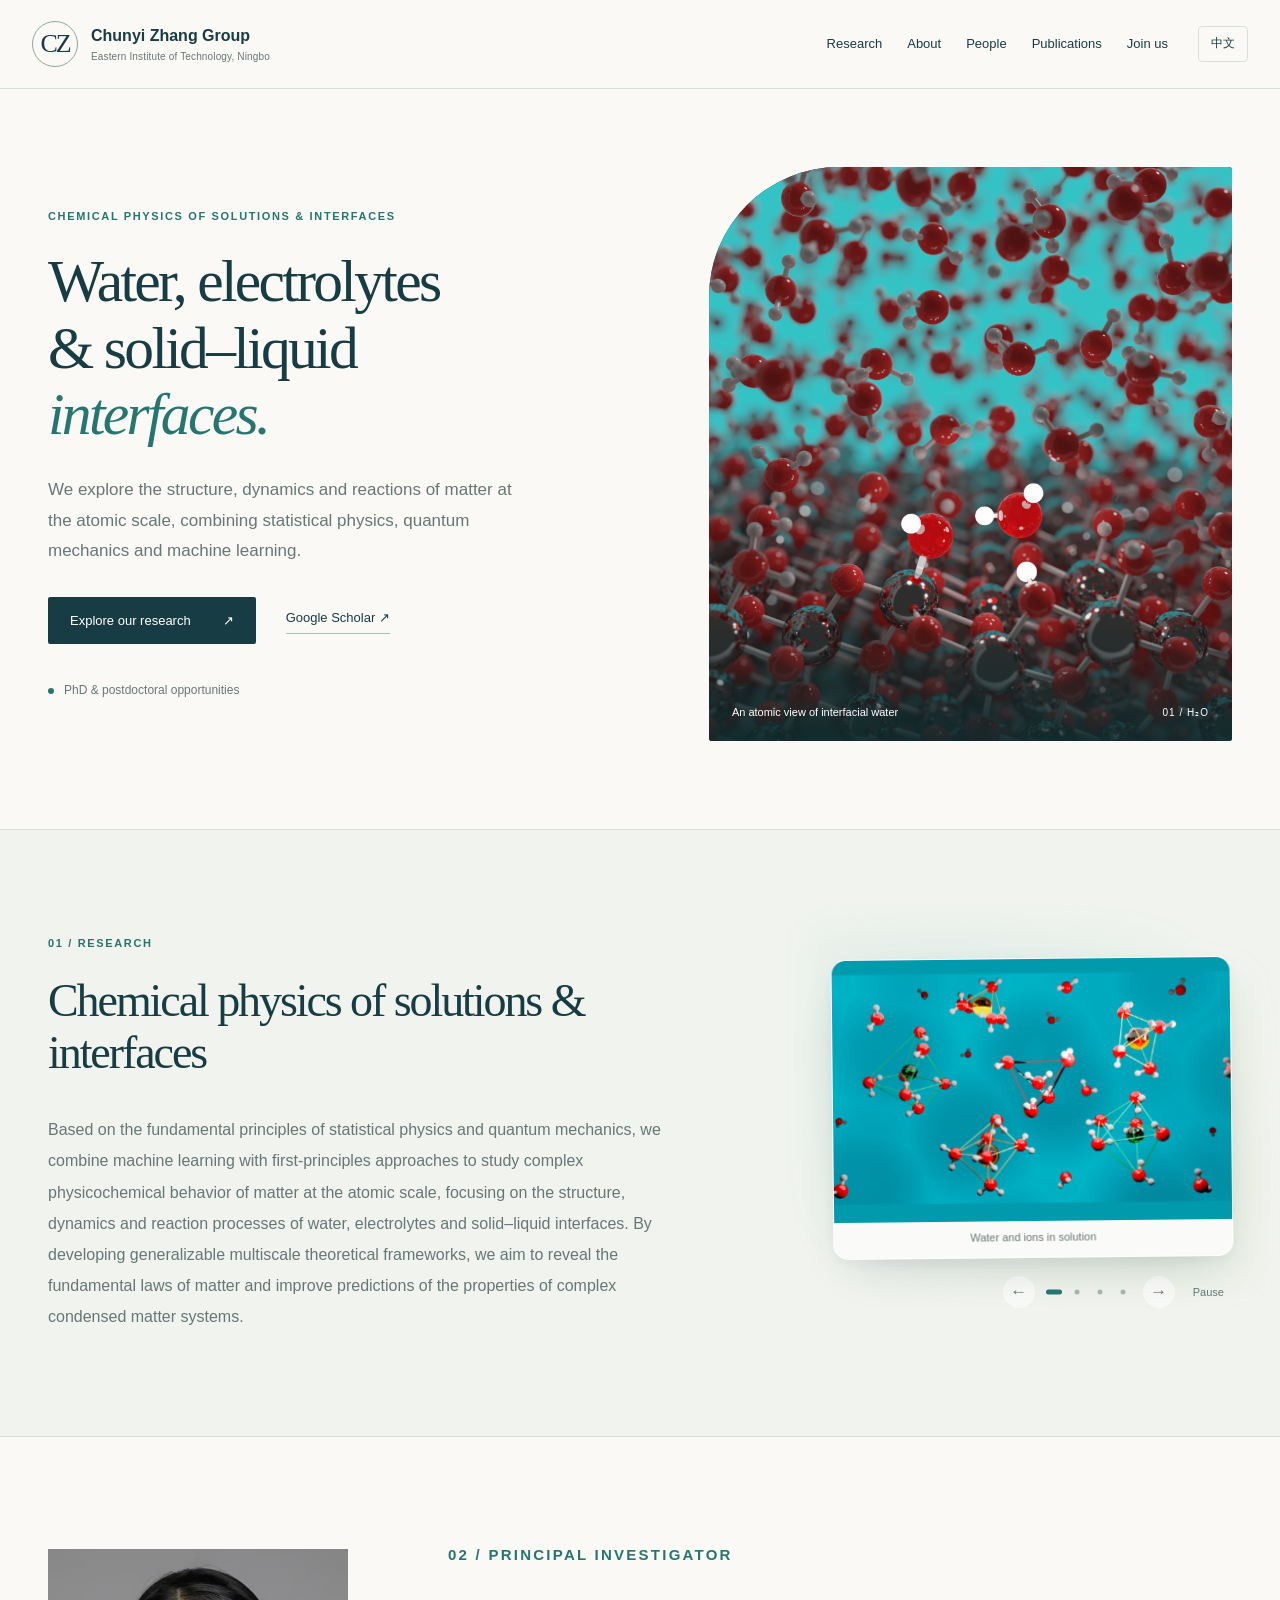
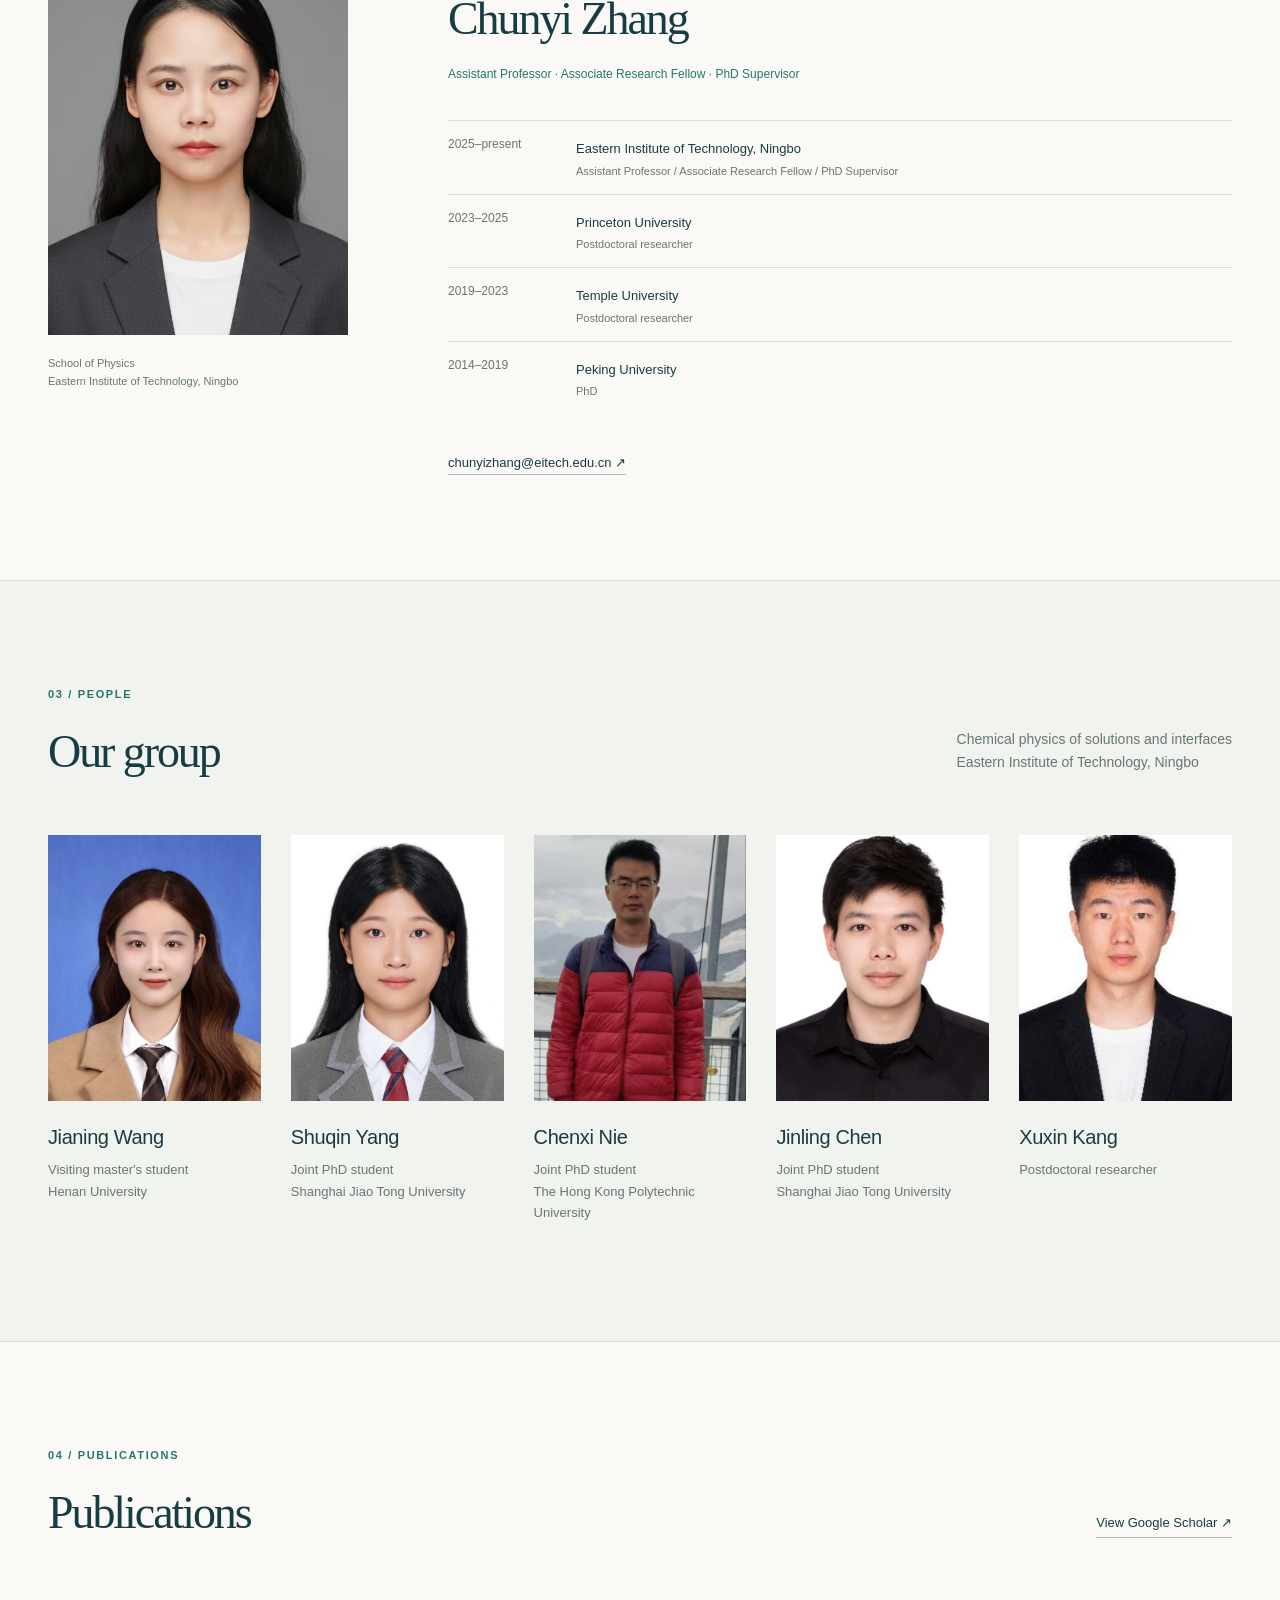
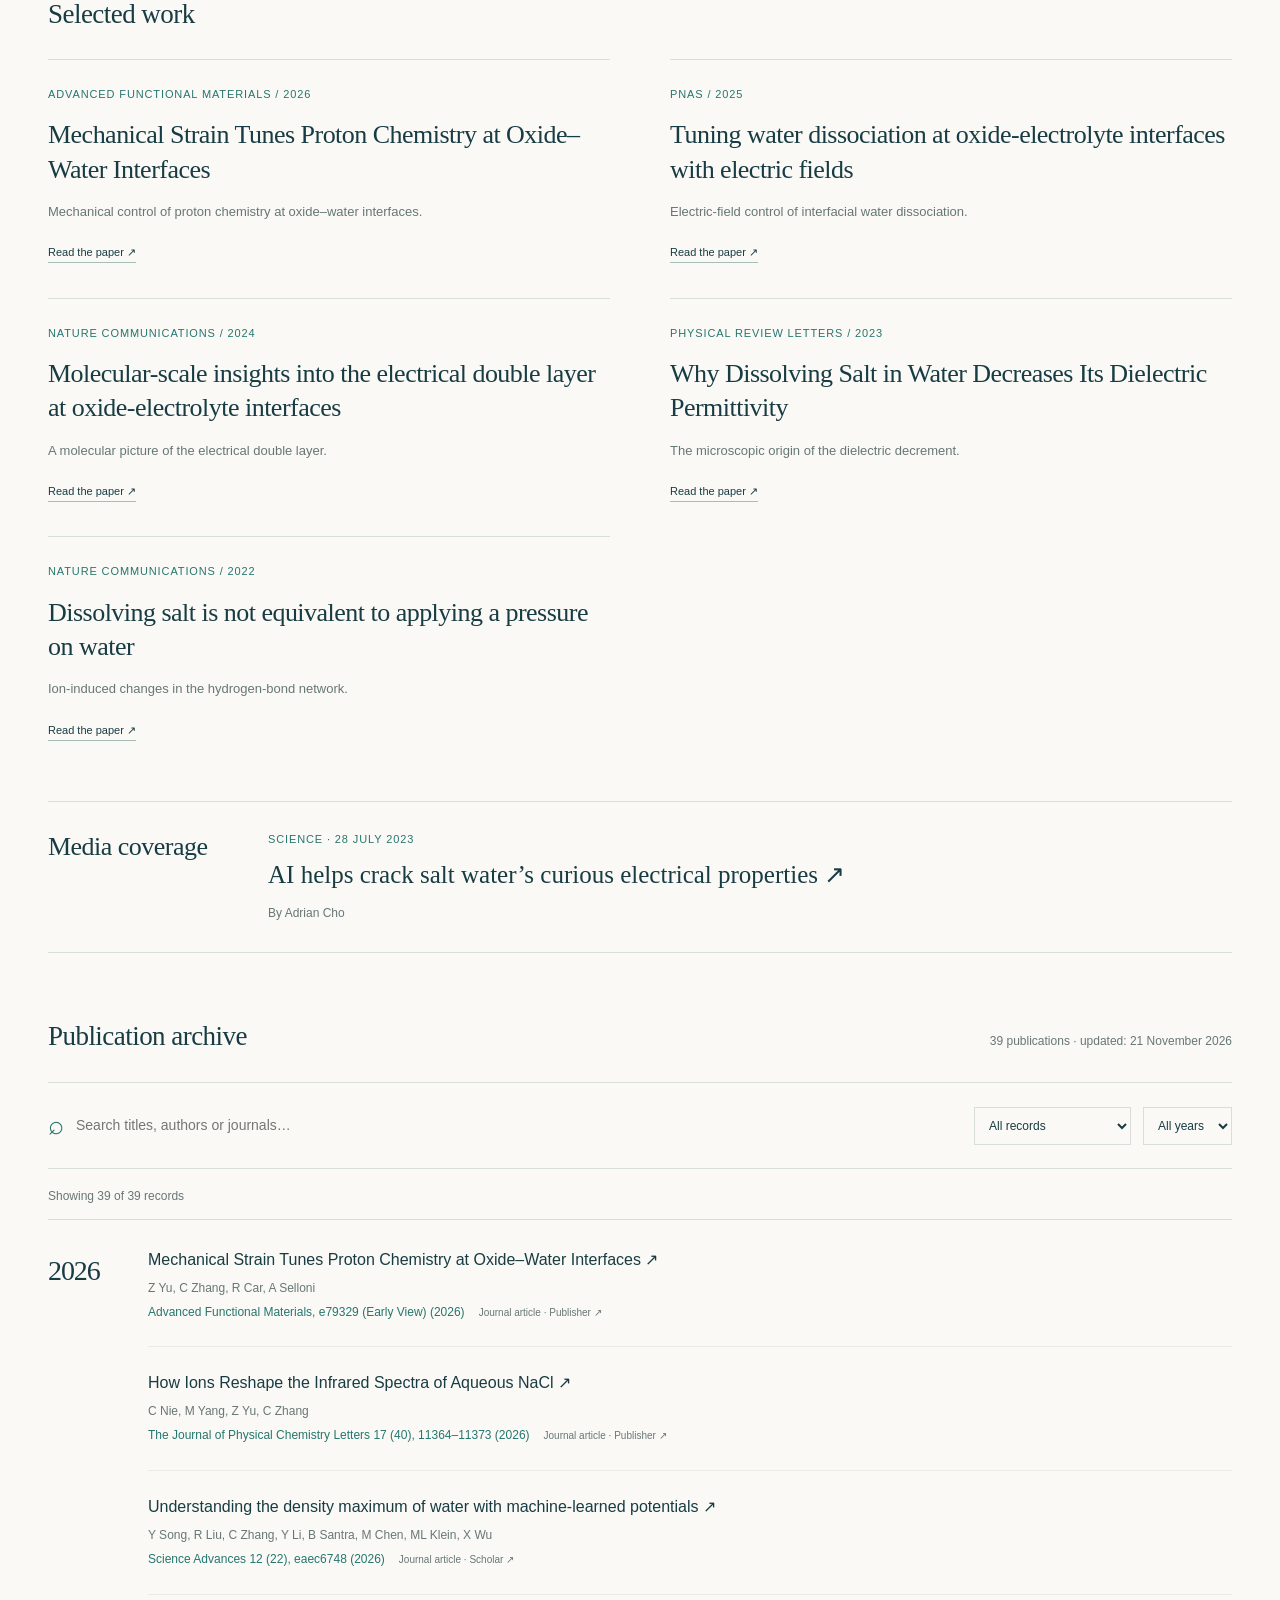
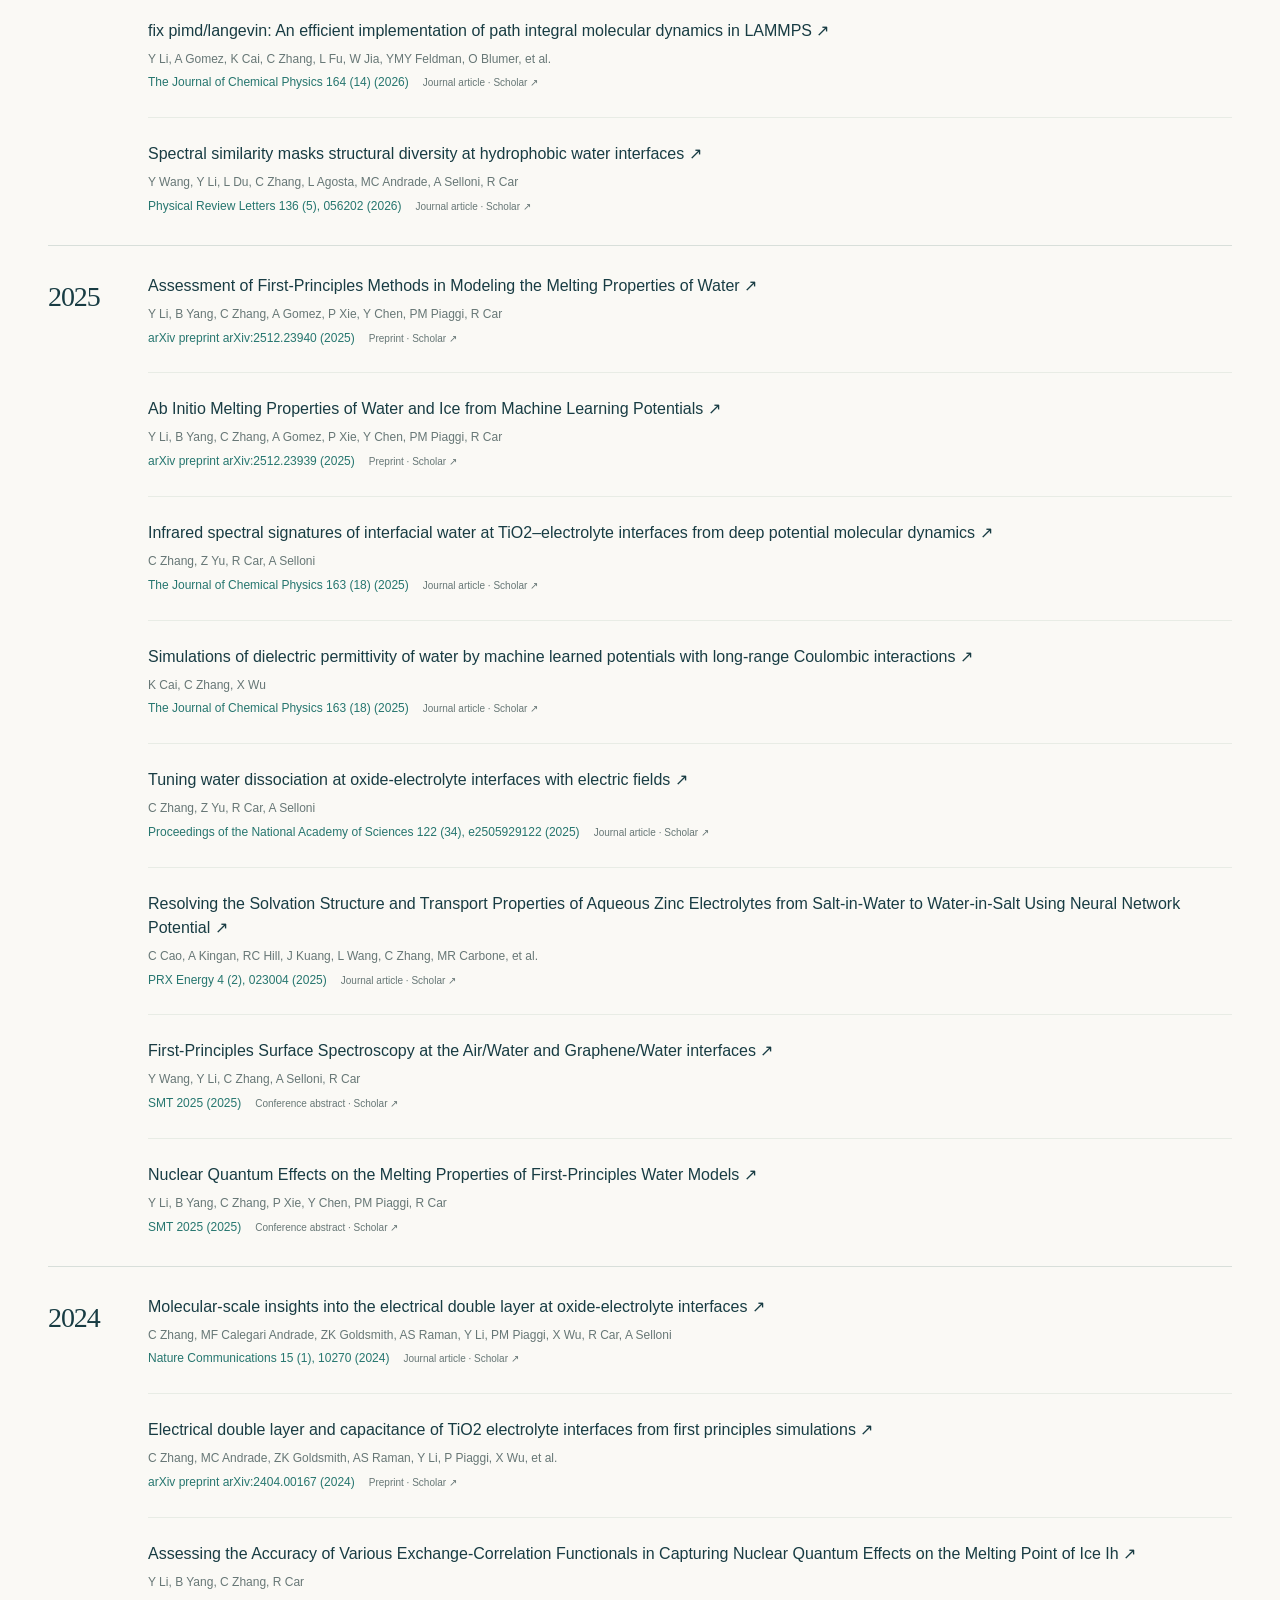
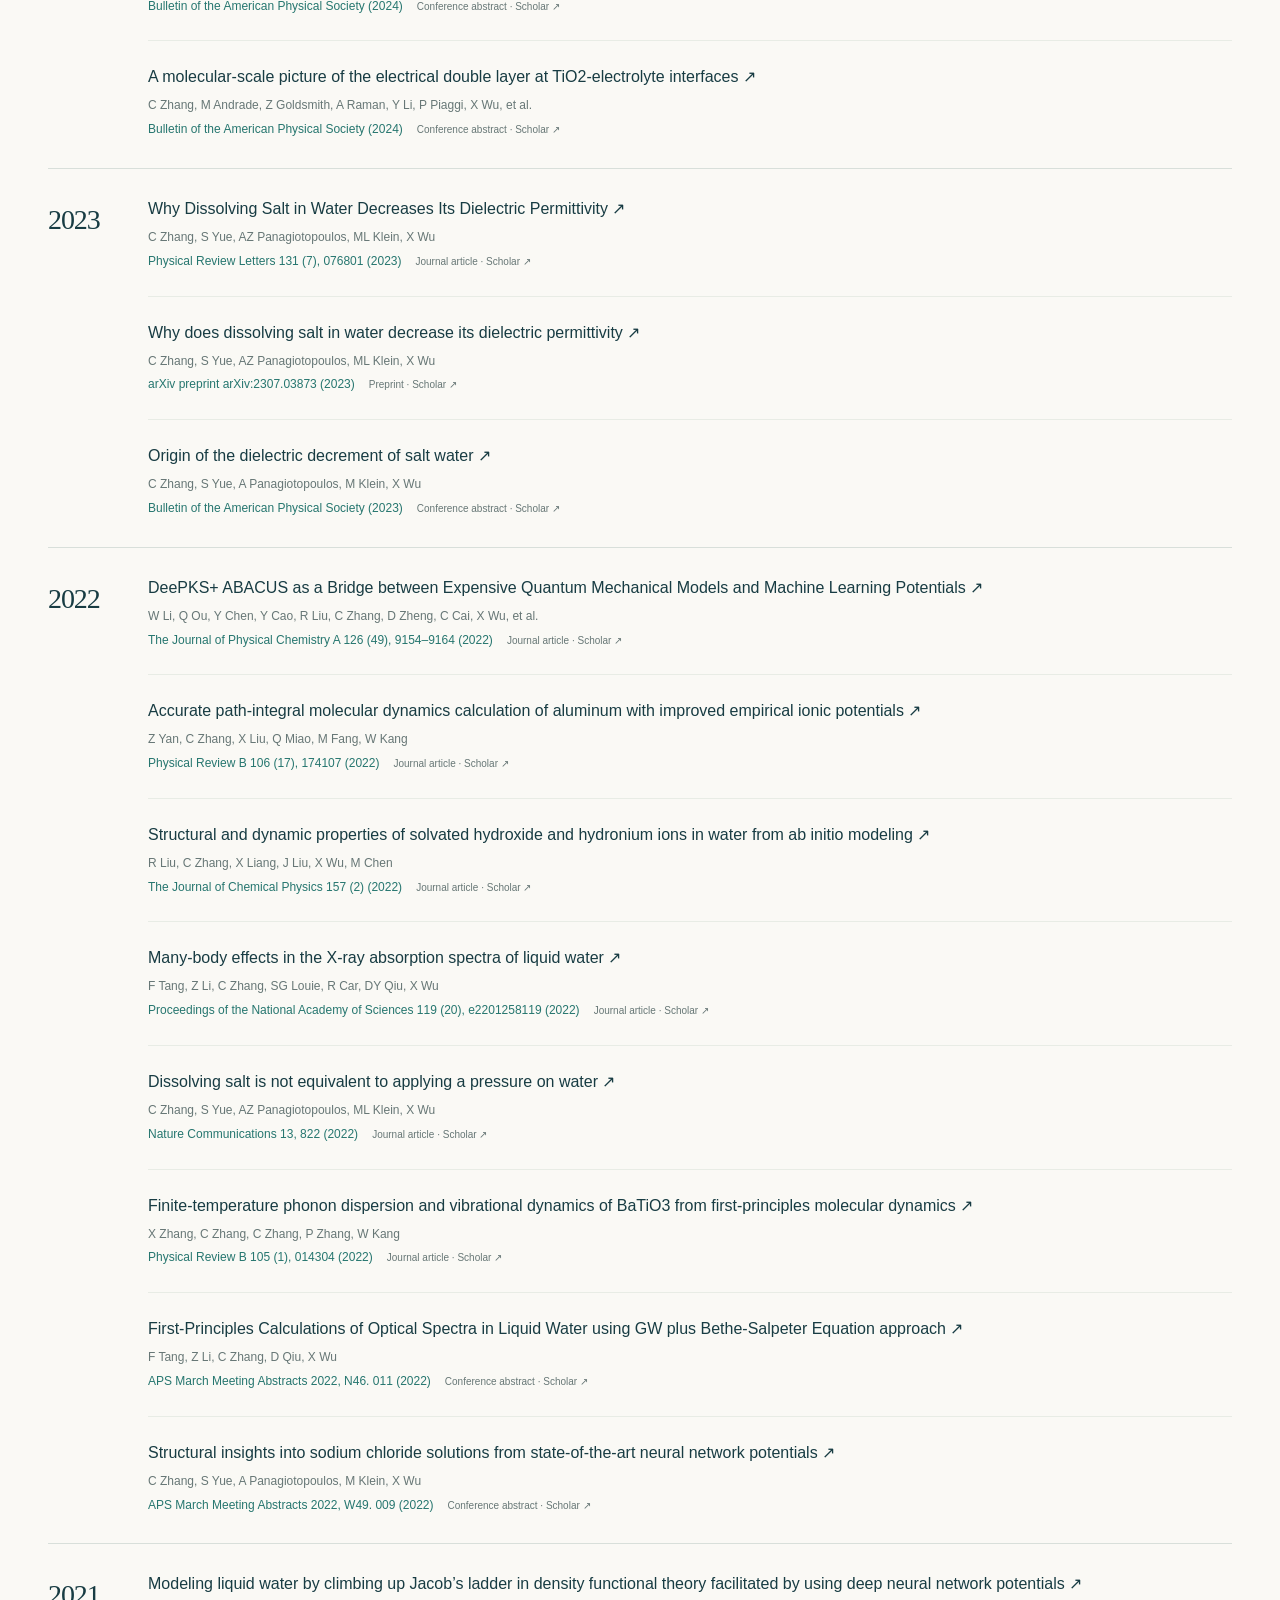
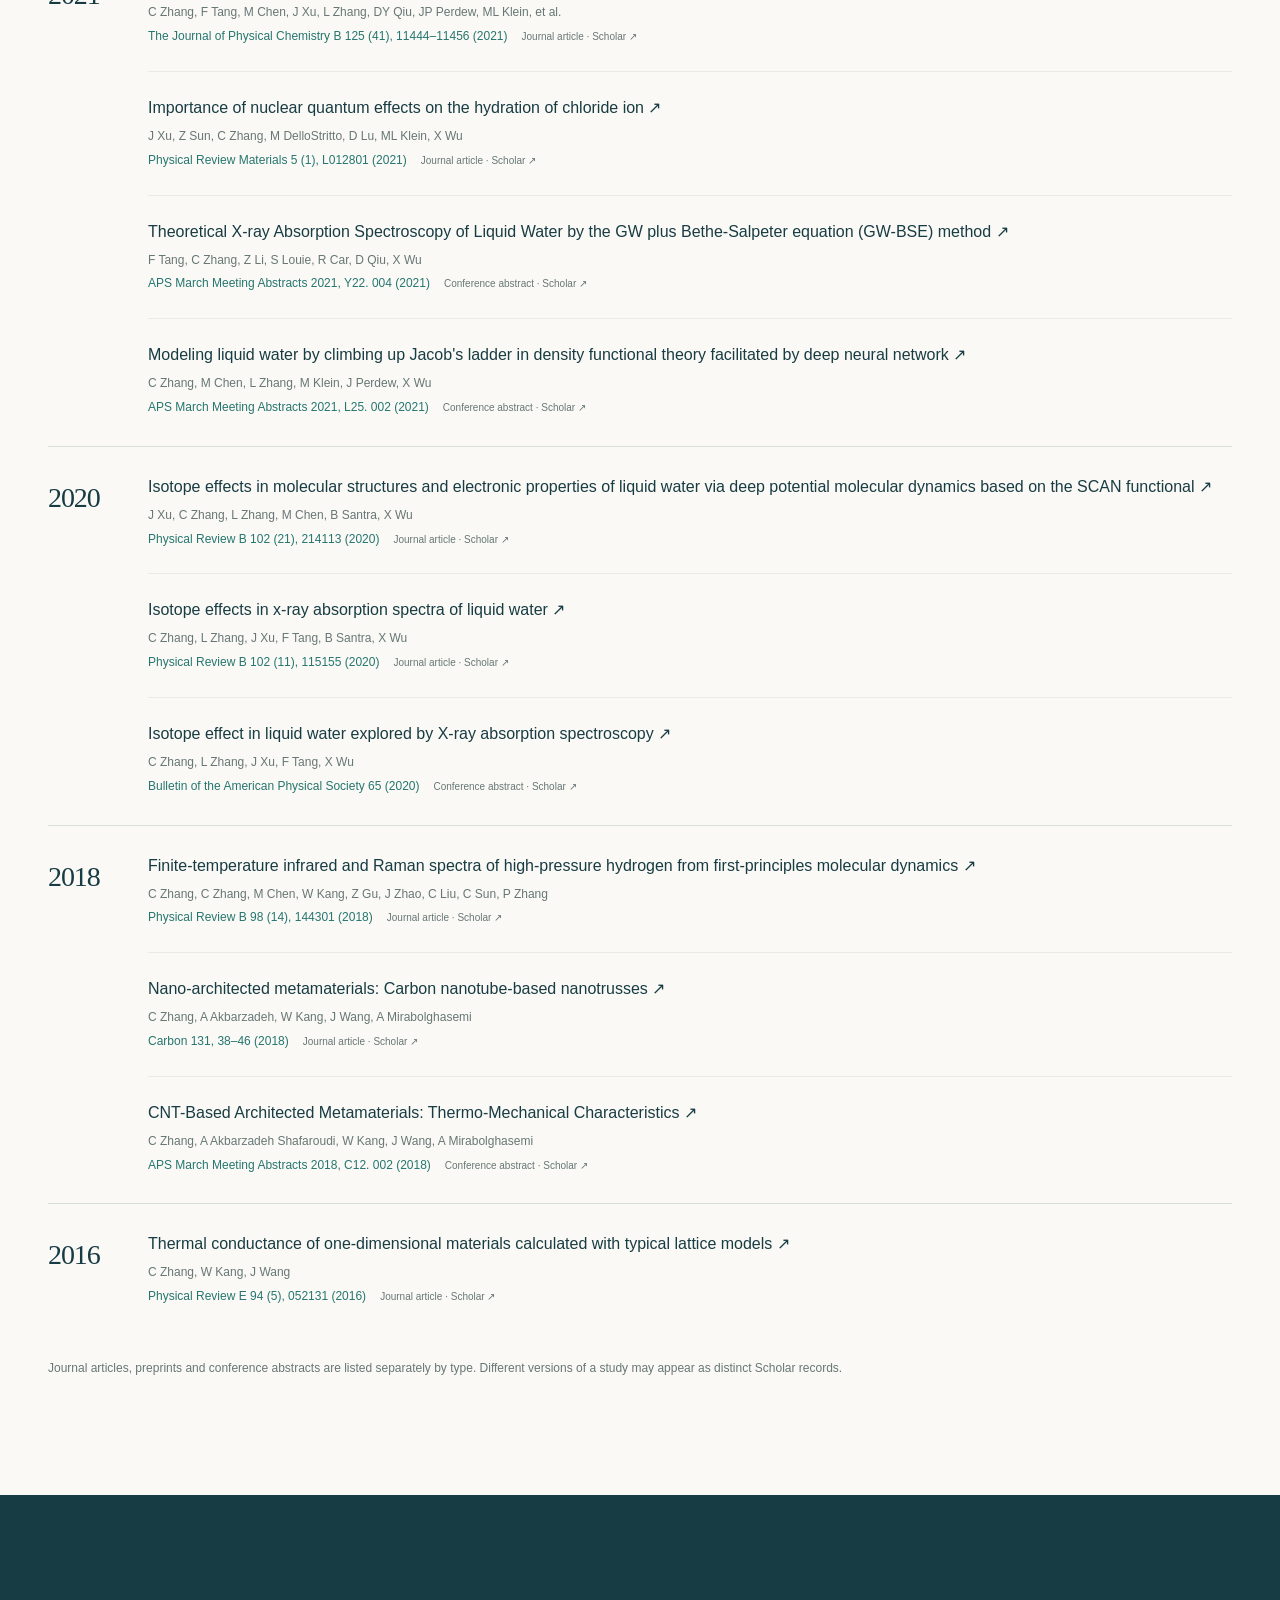
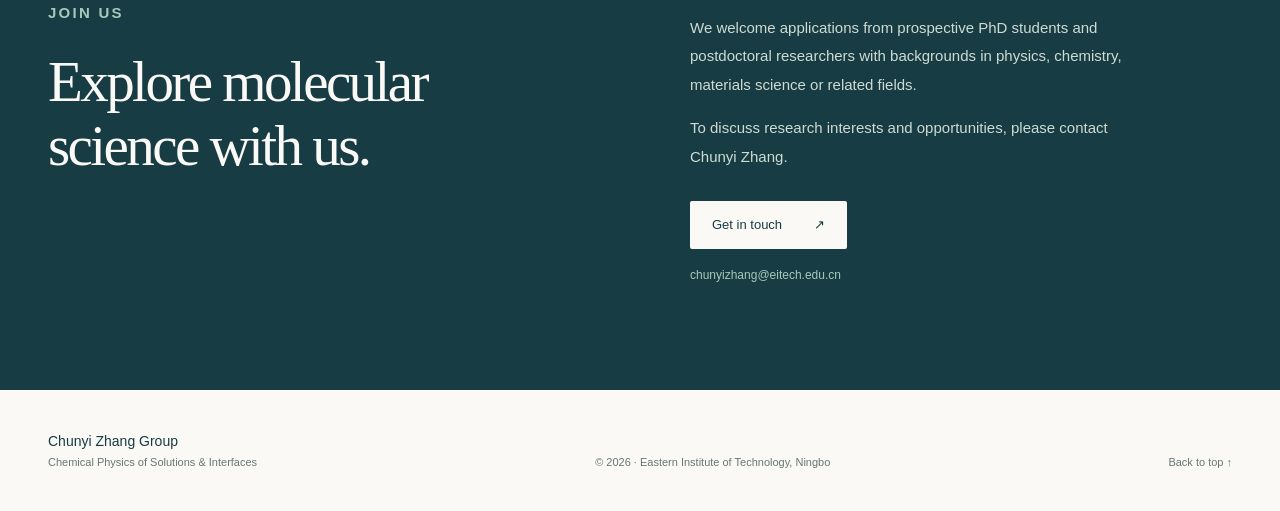
<file: index.html>
<!doctype html>
<html lang="en">
<head>
  <meta charset="utf-8">
  <meta name="viewport" content="width=device-width, initial-scale=1">
  <meta name="description" content="Chunyi Zhang, Eastern Institute of Technology, Ningbo. Chemical physics of water, electrolytes and solid–liquid interfaces through first-principles simulations and machine learning.">
  <meta name="theme-color" content="#183c43">
  <meta property="og:title" content="Chunyi Zhang Group · Chemical Physics of Solutions & Interfaces">
  <meta property="og:description" content="Chemical physics of solutions and interfaces">
  <title>Chunyi Zhang Group · Chemical Physics of Solutions & Interfaces</title>
  <link rel="icon" href="assets/favicon.svg" type="image/svg+xml">
  <link rel="stylesheet" href="styles.css?v=796ec1f5be">
  <script src="app.js?v=895494974f" defer></script>
</head>
<body>
<a class="skip-link" href="#main"><span data-lang="en">Skip to content</span><span data-lang="zh">跳转到正文</span></a>
<header class="site-header">
  <div class="header-inner">
    <a class="brand" href="#home"><span class="brand-mark" aria-hidden="true">CZ</span><span><strong><span data-lang="en">Chunyi Zhang Group</span><span data-lang="zh">张春一课题组</span></strong><small><span data-lang="en">Eastern Institute of Technology, Ningbo</span><span data-lang="zh">宁波东方理工大学</span></small></span></a>
    <nav aria-label="Main navigation" data-en-label="Main navigation" data-zh-label="主导航">
      <a href="#research"><span data-lang="en">Research</span><span data-lang="zh">研究方向</span></a>
      <a href="#about"><span data-lang="en">About</span><span data-lang="zh">导师简介</span></a>
      <a href="#people"><span data-lang="en">People</span><span data-lang="zh">团队成员</span></a>
      <a href="#publications"><span data-lang="en">Publications</span><span data-lang="zh">论文列表</span></a>
      <a href="#join"><span data-lang="en">Join us</span><span data-lang="zh">加入我们</span></a>
    </nav>
    <button class="language-button" id="language-toggle" type="button" aria-label="切换到中文" hidden>中文</button>
  </div>
</header>
<main id="main">
  <section class="hero wrap" id="home">
    <div class="hero-copy">
      <p class="eyebrow"><span data-lang="en">Chemical physics of solutions & interfaces</span><span data-lang="zh">溶液与界面化学物理</span></p>
      <h1><span data-lang="en">Water, electrolytes<br>& solid–liquid<br><em>interfaces.</em></span><span data-lang="zh">水、电解质<br>与<em>固液界面</em></span></h1>
      <p class="hero-description"><span data-lang="en">We explore the structure, dynamics and reactions of matter at the atomic scale, combining statistical physics, quantum mechanics and machine learning.</span><span data-lang="zh">结合统计物理、量子力学与机器学习，从第一性原理出发，探索原子尺度下物质的结构、动力学与化学反应。</span></p>
      <div class="hero-links"><a class="primary-link" href="#research"><span data-lang="en">Explore our research</span><span data-lang="zh">了解研究方向</span><span aria-hidden="true">↗</span></a><a class="text-link" href="https://scholar.google.com/citations?hl=en&user=Kq_sijoAAAAJ&view_op=list_works&sortby=pubdate" target="_blank" rel="noopener noreferrer">Google Scholar <span aria-hidden="true">↗</span></a></div>
      <div class="hero-note"><span class="availability-dot" aria-hidden="true"></span><a href="#join"><span data-lang="en">PhD & postdoctoral opportunities</span><span data-lang="zh">欢迎申请博士生与博士后岗位</span></a></div>
    </div>
    <figure class="hero-visual"><img src="assets/interface-structure.webp" alt="Molecular illustration of water at a solid–liquid interface from the group’s research poster" data-en-alt="Molecular illustration of water at a solid–liquid interface from the group’s research poster" data-zh-alt="课题组海报中的固液界面水分子示意图" width="1632" height="2112" fetchpriority="high"><figcaption><span data-lang="en">An atomic view of interfacial water</span><span data-lang="zh">从原子尺度观察界面水</span><span aria-hidden="true">01 / H₂O</span></figcaption></figure>
  </section>

  <section class="research-section section" id="research">
    <div class="wrap">
      <div class="section-heading"><div><p class="eyebrow">01 / <span data-lang="en">Research</span><span data-lang="zh">研究方向</span></p><h2><span data-lang="en">Chemical physics of solutions & interfaces</span><span data-lang="zh">溶液与界面化学物理</span></h2></div></div>
      <div class="research-overview">
        <div class="research-overview-copy">
          <p><span data-lang="en">Based on the fundamental principles of statistical physics and quantum mechanics, we combine machine learning with first-principles approaches to study complex physicochemical behavior of matter at the atomic scale, focusing on the structure, dynamics and reaction processes of water, electrolytes and solid–liquid interfaces. By developing generalizable multiscale theoretical frameworks, we aim to reveal the fundamental laws of matter and improve predictions of the properties of complex condensed matter systems.</span><span data-lang="zh">基于统计物理与量子力学的基本原理，结合机器学习方法，从第一性原理出发研究原子尺度下物质复杂的物理化学行为，重点关注水、电解质以及固液界面的结构、动力学与反应过程。通过构建可泛化的多尺度理论框架，旨在揭示物质的基本规律并提升对复杂凝聚态体系性质的预测能力。</span></p>
        </div>
        <div class="research-carousel" id="research-carousel" role="region" aria-roledescription="carousel" aria-label="Research images" data-en-label="Research images" data-zh-label="研究图轮播" tabindex="0">
          <div class="research-slides">
          <figure class="research-slide is-active" aria-hidden="false"><img src="assets/solution-molecules.png" alt="Water molecules and hydrated ions from the group poster" data-en-alt="Water molecules and hydrated ions from the group poster" data-zh-alt="课题组海报中的水分子与水合离子" loading="eager"><figcaption><span data-lang="en">Water and ions in solution</span><span data-lang="zh">溶液中的水分子与离子</span></figcaption></figure>
          <figure class="research-slide" aria-hidden="true"><img src="assets/double-layer.png" alt="Molecular-scale structure of the electrical double layer" data-en-alt="Molecular-scale structure of the electrical double layer" data-zh-alt="电双层的分子尺度结构" loading="lazy"><figcaption><span data-lang="en">Electrical double layer at a solid–liquid interface</span><span data-lang="zh">固液界面的电双层</span></figcaption></figure>
          <figure class="research-slide" aria-hidden="true"><img src="assets/field-reaction.png" alt="An oxide–electrolyte interface and its electrostatic potential under applied fields" data-en-alt="An oxide–electrolyte interface and its electrostatic potential under applied fields" data-zh-alt="外加电场下的氧化物与电解质界面及静电势" loading="lazy"><figcaption><span data-lang="en">Interfaces under an electric field</span><span data-lang="zh">电场下的界面体系</span></figcaption></figure>
          <figure class="research-slide" aria-hidden="true"><img src="assets/electrolyte-structure.png" alt="Ionic hydration and concentration-dependent dielectric response" data-en-alt="Ionic hydration and concentration-dependent dielectric response" data-zh-alt="离子水合及随浓度变化的介电响应" loading="lazy"><figcaption><span data-lang="en">Electrolyte structure and dielectric permittivity</span><span data-lang="zh">电解质结构与介电常数</span></figcaption></figure>
          </div>
          <div class="carousel-controls">
            <button class="carousel-arrow" id="research-previous" type="button" aria-label="Previous image" data-en-label="Previous image" data-zh-label="上一张图片">←</button>
            <div class="carousel-dots"><button type="button" class="carousel-dot is-active" data-slide="0" aria-label="Show image 1" data-en-label="Show image 1" data-zh-label="显示第 1 张图片" aria-current="true"></button><button type="button" class="carousel-dot" data-slide="1" aria-label="Show image 2" data-en-label="Show image 2" data-zh-label="显示第 2 张图片" aria-current="false"></button><button type="button" class="carousel-dot" data-slide="2" aria-label="Show image 3" data-en-label="Show image 3" data-zh-label="显示第 3 张图片" aria-current="false"></button><button type="button" class="carousel-dot" data-slide="3" aria-label="Show image 4" data-en-label="Show image 4" data-zh-label="显示第 4 张图片" aria-current="false"></button></div>
            <button class="carousel-arrow" id="research-next" type="button" aria-label="Next image" data-en-label="Next image" data-zh-label="下一张图片">→</button>
            <button class="carousel-pause" id="research-pause" type="button" aria-label="Pause slideshow" aria-pressed="false"><span>Pause</span></button>
          </div>
        </div>
      </div>
    </div>
  </section>

  <section class="section wrap about-section" id="about">
    <div class="about-portrait"><img src="assets/chunyi-zhang.jpg" alt="Chunyi Zhang" data-en-alt="Chunyi Zhang" data-zh-alt="张春一" width="553" height="710" loading="lazy"><p><span data-lang="en">School of Physics</span><span data-lang="zh">理学部 · 物理学院</span><br><span data-lang="en">Eastern Institute of Technology, Ningbo</span><span data-lang="zh">宁波东方理工大学</span></p></div>
    <div class="about-copy"><p class="eyebrow">02 / <span data-lang="en">Principal investigator</span><span data-lang="zh">导师简介</span></p><h2><span data-lang="en">Chunyi Zhang</span><span data-lang="zh">张春一</span></h2><p class="position"><span data-lang="en">Assistant Professor · Associate Research Fellow · PhD Supervisor</span><span data-lang="zh">助理教授 · 副研究员 · 博士生导师</span></p>
    <ol class="timeline"><li><span>2025–<span data-lang="en">present</span><span data-lang="zh">至今</span></span><div><strong><span data-lang="en">Eastern Institute of Technology, Ningbo</span><span data-lang="zh">宁波东方理工大学</span></strong><small><span data-lang="en">Assistant Professor / Associate Research Fellow / PhD Supervisor</span><span data-lang="zh">助理教授 / 副研究员 / 博士生导师</span></small></div></li><li><span>2023–2025</span><div><strong><span data-lang="en">Princeton University</span><span data-lang="zh">普林斯顿大学</span></strong><small><span data-lang="en">Postdoctoral researcher</span><span data-lang="zh">博士后</span></small></div></li><li><span>2019–2023</span><div><strong><span data-lang="en">Temple University</span><span data-lang="zh">天普大学</span></strong><small><span data-lang="en">Postdoctoral researcher</span><span data-lang="zh">博士后</span></small></div></li><li><span>2014–2019</span><div><strong><span data-lang="en">Peking University</span><span data-lang="zh">北京大学</span></strong><small><span data-lang="en">PhD</span><span data-lang="zh">博士</span></small></div></li></ol>
    <a class="text-link" href="mailto:chunyizhang@eitech.edu.cn">chunyizhang@eitech.edu.cn ↗</a>
    </div>
  </section>

  <section class="people-section section" id="people"><div class="wrap">
    <div class="section-heading"><div><p class="eyebrow">03 / <span data-lang="en">People</span><span data-lang="zh">团队成员</span></p><h2><span data-lang="en">Our group</span><span data-lang="zh">我们的团队</span></h2></div><p><span data-lang="en">Chemical physics of solutions and interfaces<br>Eastern Institute of Technology, Ningbo</span><span data-lang="zh">溶液与界面化学物理实验室<br>宁波东方理工大学</span></p></div>
    <div class="people-grid">
      <article class="person"><img src="assets/wang-jianing.jpg" alt="Jianing Wang" data-en-alt="Jianing Wang" data-zh-alt="王佳宁" loading="lazy"><h3><span data-lang="en">Jianing Wang</span><span data-lang="zh">王佳宁</span></h3><p><span data-lang="en">Visiting master's student<br>Henan University</span><span data-lang="zh">河南大学<br>交换硕士生</span></p></article>
      <article class="person"><img src="assets/yang-shuqin.jpeg" alt="Shuqin Yang" data-en-alt="Shuqin Yang" data-zh-alt="杨淑琴" loading="lazy"><h3><span data-lang="en">Shuqin Yang</span><span data-lang="zh">杨淑琴</span></h3><p><span data-lang="en">Joint PhD student<br>Shanghai Jiao Tong University</span><span data-lang="zh">上海交通大学<br>联合培养博士生</span></p></article>
      <article class="person"><img src="assets/nie-chenxi.jpeg" alt="Chenxi Nie" data-en-alt="Chenxi Nie" data-zh-alt="聂辰熙" loading="lazy"><h3><span data-lang="en">Chenxi Nie</span><span data-lang="zh">聂辰熙</span></h3><p><span data-lang="en">Joint PhD student<br>The Hong Kong Polytechnic University</span><span data-lang="zh">香港理工大学<br>联合培养博士生</span></p></article>
      <article class="person"><img src="assets/chen-jinling.jpeg" alt="Jinling Chen" data-en-alt="Jinling Chen" data-zh-alt="陈金凌" loading="lazy"><h3><span data-lang="en">Jinling Chen</span><span data-lang="zh">陈金凌</span></h3><p><span data-lang="en">Joint PhD student<br>Shanghai Jiao Tong University</span><span data-lang="zh">上海交通大学<br>联合培养博士生</span></p></article>
      <article class="person"><img src="assets/kang-xuxin.png" alt="Xuxin Kang" data-en-alt="Xuxin Kang" data-zh-alt="康旭鑫" loading="lazy"><h3><span data-lang="en">Xuxin Kang</span><span data-lang="zh">康旭鑫</span></h3><p><span data-lang="en">Postdoctoral researcher</span><span data-lang="zh">博士后</span></p></article>
    </div>
  </div></section>

  <section class="section wrap" id="publications">
    <div class="section-heading"><div><p class="eyebrow">04 / <span data-lang="en">Publications</span><span data-lang="zh">论文列表</span></p><h2><span data-lang="en">Publications</span><span data-lang="zh">论文列表</span></h2></div><a class="text-link" href="https://scholar.google.com/citations?hl=en&user=Kq_sijoAAAAJ&view_op=list_works&sortby=pubdate" target="_blank" rel="noopener noreferrer"><span data-lang="en">View Google Scholar</span><span data-lang="zh">访问 Google Scholar</span> ↗</a></div>
    <h3 class="selected-heading"><span data-lang="en">Selected work</span><span data-lang="zh">代表性研究</span></h3>
    <div class="selected-works"><article class="selected-work"><p class="paper-meta">Advanced Functional Materials / 2026</p><h3><a href="https://doi.org/10.1002/adfm.79329" target="_blank" rel="noopener noreferrer">Mechanical Strain Tunes Proton Chemistry at Oxide–Water Interfaces</a></h3><p><span data-lang="en">Mechanical control of proton chemistry at oxide–water interfaces.</span><span data-lang="zh">机械应变调控氧化物–水界面的质子化学。</span></p><a class="text-link" href="https://doi.org/10.1002/adfm.79329" target="_blank" rel="noopener noreferrer"><span data-lang="en">Read the paper</span><span data-lang="zh">阅读论文</span> ↗</a></article>
<article class="selected-work"><p class="paper-meta">PNAS / 2025</p><h3><a href="https://doi.org/10.1073/pnas.2505929122" target="_blank" rel="noopener noreferrer">Tuning water dissociation at oxide-electrolyte interfaces with electric fields</a></h3><p><span data-lang="en">Electric-field control of interfacial water dissociation.</span><span data-lang="zh">电场调控界面水解离的微观机制。</span></p><a class="text-link" href="https://doi.org/10.1073/pnas.2505929122" target="_blank" rel="noopener noreferrer"><span data-lang="en">Read the paper</span><span data-lang="zh">阅读论文</span> ↗</a></article>
<article class="selected-work"><p class="paper-meta">Nature Communications / 2024</p><h3><a href="https://doi.org/10.1038/s41467-024-54631-1" target="_blank" rel="noopener noreferrer">Molecular-scale insights into the electrical double layer at oxide-electrolyte interfaces</a></h3><p><span data-lang="en">A molecular picture of the electrical double layer.</span><span data-lang="zh">解析固液界面电双层的分子结构。</span></p><a class="text-link" href="https://doi.org/10.1038/s41467-024-54631-1" target="_blank" rel="noopener noreferrer"><span data-lang="en">Read the paper</span><span data-lang="zh">阅读论文</span> ↗</a></article>
<article class="selected-work"><p class="paper-meta">Physical Review Letters / 2023</p><h3><a href="https://doi.org/10.1103/PhysRevLett.131.076801" target="_blank" rel="noopener noreferrer">Why Dissolving Salt in Water Decreases Its Dielectric Permittivity</a></h3><p><span data-lang="en">The microscopic origin of the dielectric decrement.</span><span data-lang="zh">揭示盐溶液介电常数减小的微观机制。</span></p><a class="text-link" href="https://doi.org/10.1103/PhysRevLett.131.076801" target="_blank" rel="noopener noreferrer"><span data-lang="en">Read the paper</span><span data-lang="zh">阅读论文</span> ↗</a></article>
<article class="selected-work"><p class="paper-meta">Nature Communications / 2022</p><h3><a href="https://doi.org/10.1038/s41467-022-28538-8" target="_blank" rel="noopener noreferrer">Dissolving salt is not equivalent to applying a pressure on water</a></h3><p><span data-lang="en">Ion-induced changes in the hydrogen-bond network.</span><span data-lang="zh">理解盐离子对水氢键网络的影响。</span></p><a class="text-link" href="https://doi.org/10.1038/s41467-022-28538-8" target="_blank" rel="noopener noreferrer"><span data-lang="en">Read the paper</span><span data-lang="zh">阅读论文</span> ↗</a></article></div>
    <aside class="media-coverage" id="media-coverage" aria-labelledby="media-coverage-heading">
      <h3 id="media-coverage-heading"><span data-lang="en">Media coverage</span><span data-lang="zh">媒体报道</span></h3>
      <div><p class="paper-meta"><span data-lang="en">Science · 28 July 2023</span><span data-lang="zh">Science · 2023 年 7 月 28 日</span></p><a class="media-title" href="https://www.science.org/content/article/ai-helps-crack-salt-water-s-curious-electrical-properties" target="_blank" rel="noopener noreferrer">AI helps crack salt water’s curious electrical properties <span aria-hidden="true">↗</span></a><p class="media-author"><span data-lang="en">By Adrian Cho</span><span data-lang="zh">作者：Adrian Cho</span></p></div>
    </aside>
    <div class="publication-heading"><h3><span data-lang="en">Publication archive</span><span data-lang="zh">完整成果列表</span></h3><p class="muted"><span data-lang="en">39 publications · updated: 21 November 2026</span><span data-lang="zh">39 条成果 · 更新日期：2026 年 11 月 21 日</span></p></div>
    <form class="publication-controls" id="publication-controls" role="search">
      <div class="search-control"><label class="sr-only" for="publication-search"><span data-lang="en">Search publications</span><span data-lang="zh">搜索论文</span></label><span aria-hidden="true">⌕</span><input id="publication-search" type="search" placeholder="Search titles, authors or journals…" autocomplete="off"></div>
      <label class="filter-label"><span class="sr-only"><span data-lang="en">Publication type</span><span data-lang="zh">成果类型</span></span><select id="publication-type" aria-label="Publication type" data-en-label="Publication type" data-zh-label="成果类型"><option value="all">All records</option><option value="journal">Journal articles</option><option value="preprint">Preprints</option><option value="conference">Conference abstracts</option></select></label>
      <label class="filter-label"><span class="sr-only"><span data-lang="en">Year</span><span data-lang="zh">年份</span></span><select id="publication-year" aria-label="Year" data-en-label="Year" data-zh-label="年份"><option value="all">All years</option><option value="2026">2026</option><option value="2025">2025</option><option value="2024">2024</option><option value="2023">2023</option><option value="2022">2022</option><option value="2021">2021</option><option value="2020">2020</option><option value="2018">2018</option><option value="2016">2016</option></select></label>
    </form>
    <p class="results-status muted" id="results-status" aria-live="polite"></p>
    <div id="publication-list"><section class="publication-year-group" aria-label="Publications in 2026"><h4>2026</h4><div><article class="publication" data-year="2026" data-type="journal" data-search="mechanical strain tunes proton chemistry at oxide–water interfaces z yu, c zhang, r car, a selloni advanced functional materials, e79329 (early view) 2026">
    <h4><a href="https://doi.org/10.1002/adfm.79329" target="_blank" rel="noopener noreferrer">Mechanical Strain Tunes Proton Chemistry at Oxide–Water Interfaces <span aria-hidden="true">↗</span></a></h4>
    <p class="authors">Z Yu, C Zhang, R Car, A Selloni</p>
    <p class="venue">Advanced Functional Materials, e79329 (Early View) (2026)<span class="record-type"><span data-lang="en">Journal article</span><span data-lang="zh">期刊论文</span> · <a href="https://advanced.onlinelibrary.wiley.com/doi/10.1002/adfm.79329" target="_blank" rel="noopener noreferrer"><span data-lang="en">Publisher</span><span data-lang="zh">期刊官网</span> ↗</a></span></p></article>
<article class="publication" data-year="2026" data-type="journal" data-search="how ions reshape the infrared spectra of aqueous nacl c nie, m yang, z yu, c zhang the journal of physical chemistry letters 17 (40), 11364–11373 2026">
    <h4><a href="https://doi.org/10.1021/acs.jpclett.6c02161" target="_blank" rel="noopener noreferrer">How Ions Reshape the Infrared Spectra of Aqueous NaCl <span aria-hidden="true">↗</span></a></h4>
    <p class="authors">C Nie, M Yang, Z Yu, C Zhang</p>
    <p class="venue">The Journal of Physical Chemistry Letters 17 (40), 11364–11373 (2026)<span class="record-type"><span data-lang="en">Journal article</span><span data-lang="zh">期刊论文</span> · <a href="https://pubs.acs.org/jpclcd/article/17/40/11364/5441000/How-Ions-Reshape-the-Infrared-Spectra-of-Aqueous" target="_blank" rel="noopener noreferrer"><span data-lang="en">Publisher</span><span data-lang="zh">期刊官网</span> ↗</a></span></p></article>
<article class="publication" data-year="2026" data-type="journal" data-search="understanding the density maximum of water with machine-learned potentials y song, r liu, c zhang, y li, b santra, m chen, ml klein, x wu science advances 12 (22), eaec6748 2026">
    <h4><a href="https://scholar.google.com/citations?view_op=view_citation&amp;hl=en&amp;user=Kq_sijoAAAAJ&amp;citation_for_view=Kq_sijoAAAAJ:L8Ckcad2t8MC" target="_blank" rel="noopener noreferrer">Understanding the density maximum of water with machine-learned potentials <span aria-hidden="true">↗</span></a></h4>
    <p class="authors">Y Song, R Liu, C Zhang, Y Li, B Santra, M Chen, ML Klein, X Wu</p>
    <p class="venue">Science Advances 12 (22), eaec6748 (2026)<span class="record-type"><span data-lang="en">Journal article</span><span data-lang="zh">期刊论文</span> · <a href="https://scholar.google.com/citations?view_op=view_citation&amp;hl=en&amp;user=Kq_sijoAAAAJ&amp;citation_for_view=Kq_sijoAAAAJ:L8Ckcad2t8MC" target="_blank" rel="noopener noreferrer">Scholar ↗</a></span></p></article>
<article class="publication" data-year="2026" data-type="journal" data-search="fix pimd/langevin: an efficient implementation of path integral molecular dynamics in lammps y li, a gomez, k cai, c zhang, l fu, w jia, ymy feldman, o blumer, et al. the journal of chemical physics 164 (14) 2026">
    <h4><a href="https://scholar.google.com/citations?view_op=view_citation&amp;hl=en&amp;user=Kq_sijoAAAAJ&amp;citation_for_view=Kq_sijoAAAAJ:7PzlFSSx8tAC" target="_blank" rel="noopener noreferrer">fix pimd/langevin: An efficient implementation of path integral molecular dynamics in LAMMPS <span aria-hidden="true">↗</span></a></h4>
    <p class="authors">Y Li, A Gomez, K Cai, C Zhang, L Fu, W Jia, YMY Feldman, O Blumer, et al.</p>
    <p class="venue">The Journal of Chemical Physics 164 (14) (2026)<span class="record-type"><span data-lang="en">Journal article</span><span data-lang="zh">期刊论文</span> · <a href="https://scholar.google.com/citations?view_op=view_citation&amp;hl=en&amp;user=Kq_sijoAAAAJ&amp;citation_for_view=Kq_sijoAAAAJ:7PzlFSSx8tAC" target="_blank" rel="noopener noreferrer">Scholar ↗</a></span></p></article>
<article class="publication" data-year="2026" data-type="journal" data-search="spectral similarity masks structural diversity at hydrophobic water interfaces y wang, y li, l du, c zhang, l agosta, mc andrade, a selloni, r car physical review letters 136 (5), 056202 2026">
    <h4><a href="https://scholar.google.com/citations?view_op=view_citation&amp;hl=en&amp;user=Kq_sijoAAAAJ&amp;citation_for_view=Kq_sijoAAAAJ:mVmsd5A6BfQC" target="_blank" rel="noopener noreferrer">Spectral similarity masks structural diversity at hydrophobic water interfaces <span aria-hidden="true">↗</span></a></h4>
    <p class="authors">Y Wang, Y Li, L Du, C Zhang, L Agosta, MC Andrade, A Selloni, R Car</p>
    <p class="venue">Physical Review Letters 136 (5), 056202 (2026)<span class="record-type"><span data-lang="en">Journal article</span><span data-lang="zh">期刊论文</span> · <a href="https://scholar.google.com/citations?view_op=view_citation&amp;hl=en&amp;user=Kq_sijoAAAAJ&amp;citation_for_view=Kq_sijoAAAAJ:mVmsd5A6BfQC" target="_blank" rel="noopener noreferrer">Scholar ↗</a></span></p></article></div></section>
<section class="publication-year-group" aria-label="Publications in 2025"><h4>2025</h4><div><article class="publication" data-year="2025" data-type="preprint" data-search="assessment of first-principles methods in modeling the melting properties of water y li, b yang, c zhang, a gomez, p xie, y chen, pm piaggi, r car arxiv preprint arxiv:2512.23940 2025">
    <h4><a href="https://arxiv.org/abs/2512.23940" target="_blank" rel="noopener noreferrer">Assessment of First-Principles Methods in Modeling the Melting Properties of Water <span aria-hidden="true">↗</span></a></h4>
    <p class="authors">Y Li, B Yang, C Zhang, A Gomez, P Xie, Y Chen, PM Piaggi, R Car</p>
    <p class="venue">arXiv preprint arXiv:2512.23940 (2025)<span class="record-type"><span data-lang="en">Preprint</span><span data-lang="zh">预印本</span> · <a href="https://scholar.google.com/citations?view_op=view_citation&amp;hl=en&amp;user=Kq_sijoAAAAJ&amp;citation_for_view=Kq_sijoAAAAJ:4DMP91E08xMC" target="_blank" rel="noopener noreferrer">Scholar ↗</a></span></p></article>
<article class="publication" data-year="2025" data-type="preprint" data-search="ab initio melting properties of water and ice from machine learning potentials y li, b yang, c zhang, a gomez, p xie, y chen, pm piaggi, r car arxiv preprint arxiv:2512.23939 2025">
    <h4><a href="https://arxiv.org/abs/2512.23939" target="_blank" rel="noopener noreferrer">Ab Initio Melting Properties of Water and Ice from Machine Learning Potentials <span aria-hidden="true">↗</span></a></h4>
    <p class="authors">Y Li, B Yang, C Zhang, A Gomez, P Xie, Y Chen, PM Piaggi, R Car</p>
    <p class="venue">arXiv preprint arXiv:2512.23939 (2025)<span class="record-type"><span data-lang="en">Preprint</span><span data-lang="zh">预印本</span> · <a href="https://scholar.google.com/citations?view_op=view_citation&amp;hl=en&amp;user=Kq_sijoAAAAJ&amp;citation_for_view=Kq_sijoAAAAJ:aqlVkmm33-oC" target="_blank" rel="noopener noreferrer">Scholar ↗</a></span></p></article>
<article class="publication" data-year="2025" data-type="journal" data-search="infrared spectral signatures of interfacial water at tio2–electrolyte interfaces from deep potential molecular dynamics c zhang, z yu, r car, a selloni the journal of chemical physics 163 (18) 2025">
    <h4><a href="https://scholar.google.com/citations?view_op=view_citation&amp;hl=en&amp;user=Kq_sijoAAAAJ&amp;citation_for_view=Kq_sijoAAAAJ:qxL8FJ1GzNcC" target="_blank" rel="noopener noreferrer">Infrared spectral signatures of interfacial water at TiO2–electrolyte interfaces from deep potential molecular dynamics <span aria-hidden="true">↗</span></a></h4>
    <p class="authors">C Zhang, Z Yu, R Car, A Selloni</p>
    <p class="venue">The Journal of Chemical Physics 163 (18) (2025)<span class="record-type"><span data-lang="en">Journal article</span><span data-lang="zh">期刊论文</span> · <a href="https://scholar.google.com/citations?view_op=view_citation&amp;hl=en&amp;user=Kq_sijoAAAAJ&amp;citation_for_view=Kq_sijoAAAAJ:qxL8FJ1GzNcC" target="_blank" rel="noopener noreferrer">Scholar ↗</a></span></p></article>
<article class="publication" data-year="2025" data-type="journal" data-search="simulations of dielectric permittivity of water by machine learned potentials with long-range coulombic interactions k cai, c zhang, x wu the journal of chemical physics 163 (18) 2025">
    <h4><a href="https://scholar.google.com/citations?view_op=view_citation&amp;hl=en&amp;user=Kq_sijoAAAAJ&amp;citation_for_view=Kq_sijoAAAAJ:M3ejUd6NZC8C" target="_blank" rel="noopener noreferrer">Simulations of dielectric permittivity of water by machine learned potentials with long-range Coulombic interactions <span aria-hidden="true">↗</span></a></h4>
    <p class="authors">K Cai, C Zhang, X Wu</p>
    <p class="venue">The Journal of Chemical Physics 163 (18) (2025)<span class="record-type"><span data-lang="en">Journal article</span><span data-lang="zh">期刊论文</span> · <a href="https://scholar.google.com/citations?view_op=view_citation&amp;hl=en&amp;user=Kq_sijoAAAAJ&amp;citation_for_view=Kq_sijoAAAAJ:M3ejUd6NZC8C" target="_blank" rel="noopener noreferrer">Scholar ↗</a></span></p></article>
<article class="publication" data-year="2025" data-type="journal" data-search="tuning water dissociation at oxide-electrolyte interfaces with electric fields c zhang, z yu, r car, a selloni proceedings of the national academy of sciences 122 (34), e2505929122 2025">
    <h4><a href="https://doi.org/10.1073/pnas.2505929122" target="_blank" rel="noopener noreferrer">Tuning water dissociation at oxide-electrolyte interfaces with electric fields <span aria-hidden="true">↗</span></a></h4>
    <p class="authors">C Zhang, Z Yu, R Car, A Selloni</p>
    <p class="venue">Proceedings of the National Academy of Sciences 122 (34), e2505929122 (2025)<span class="record-type"><span data-lang="en">Journal article</span><span data-lang="zh">期刊论文</span> · <a href="https://scholar.google.com/citations?view_op=view_citation&amp;hl=en&amp;user=Kq_sijoAAAAJ&amp;citation_for_view=Kq_sijoAAAAJ:_kc_bZDykSQC" target="_blank" rel="noopener noreferrer">Scholar ↗</a></span></p></article>
<article class="publication" data-year="2025" data-type="journal" data-search="resolving the solvation structure and transport properties of aqueous zinc electrolytes from salt-in-water to water-in-salt using neural network potential c cao, a kingan, rc hill, j kuang, l wang, c zhang, mr carbone, et al. prx energy 4 (2), 023004 2025">
    <h4><a href="https://scholar.google.com/citations?view_op=view_citation&amp;hl=en&amp;user=Kq_sijoAAAAJ&amp;citation_for_view=Kq_sijoAAAAJ:Zph67rFs4hoC" target="_blank" rel="noopener noreferrer">Resolving the Solvation Structure and Transport Properties of Aqueous Zinc Electrolytes from Salt-in-Water to Water-in-Salt Using Neural Network Potential <span aria-hidden="true">↗</span></a></h4>
    <p class="authors">C Cao, A Kingan, RC Hill, J Kuang, L Wang, C Zhang, MR Carbone, et al.</p>
    <p class="venue">PRX Energy 4 (2), 023004 (2025)<span class="record-type"><span data-lang="en">Journal article</span><span data-lang="zh">期刊论文</span> · <a href="https://scholar.google.com/citations?view_op=view_citation&amp;hl=en&amp;user=Kq_sijoAAAAJ&amp;citation_for_view=Kq_sijoAAAAJ:Zph67rFs4hoC" target="_blank" rel="noopener noreferrer">Scholar ↗</a></span></p></article>
<article class="publication" data-year="2025" data-type="conference" data-search="first-principles surface spectroscopy at the air/water and graphene/water interfaces y wang, y li, c zhang, a selloni, r car smt 2025 2025">
    <h4><a href="https://scholar.google.com/citations?view_op=view_citation&amp;hl=en&amp;user=Kq_sijoAAAAJ&amp;citation_for_view=Kq_sijoAAAAJ:QIV2ME_5wuYC" target="_blank" rel="noopener noreferrer">First-Principles Surface Spectroscopy at the Air/Water and Graphene/Water interfaces <span aria-hidden="true">↗</span></a></h4>
    <p class="authors">Y Wang, Y Li, C Zhang, A Selloni, R Car</p>
    <p class="venue">SMT 2025 (2025)<span class="record-type"><span data-lang="en">Conference abstract</span><span data-lang="zh">会议摘要</span> · <a href="https://scholar.google.com/citations?view_op=view_citation&amp;hl=en&amp;user=Kq_sijoAAAAJ&amp;citation_for_view=Kq_sijoAAAAJ:QIV2ME_5wuYC" target="_blank" rel="noopener noreferrer">Scholar ↗</a></span></p></article>
<article class="publication" data-year="2025" data-type="conference" data-search="nuclear quantum effects on the melting properties of first-principles water models y li, b yang, c zhang, p xie, y chen, pm piaggi, r car smt 2025 2025">
    <h4><a href="https://scholar.google.com/citations?view_op=view_citation&amp;hl=en&amp;user=Kq_sijoAAAAJ&amp;citation_for_view=Kq_sijoAAAAJ:9ZlFYXVOiuMC" target="_blank" rel="noopener noreferrer">Nuclear Quantum Effects on the Melting Properties of First-Principles Water Models <span aria-hidden="true">↗</span></a></h4>
    <p class="authors">Y Li, B Yang, C Zhang, P Xie, Y Chen, PM Piaggi, R Car</p>
    <p class="venue">SMT 2025 (2025)<span class="record-type"><span data-lang="en">Conference abstract</span><span data-lang="zh">会议摘要</span> · <a href="https://scholar.google.com/citations?view_op=view_citation&amp;hl=en&amp;user=Kq_sijoAAAAJ&amp;citation_for_view=Kq_sijoAAAAJ:9ZlFYXVOiuMC" target="_blank" rel="noopener noreferrer">Scholar ↗</a></span></p></article></div></section>
<section class="publication-year-group" aria-label="Publications in 2024"><h4>2024</h4><div><article class="publication" data-year="2024" data-type="journal" data-search="molecular-scale insights into the electrical double layer at oxide-electrolyte interfaces c zhang, mf calegari andrade, zk goldsmith, as raman, y li, pm piaggi, x wu, r car, a selloni nature communications 15 (1), 10270 2024">
    <h4><a href="https://doi.org/10.1038/s41467-024-54631-1" target="_blank" rel="noopener noreferrer">Molecular-scale insights into the electrical double layer at oxide-electrolyte interfaces <span aria-hidden="true">↗</span></a></h4>
    <p class="authors">C Zhang, MF Calegari Andrade, ZK Goldsmith, AS Raman, Y Li, PM Piaggi, X Wu, R Car, A Selloni</p>
    <p class="venue">Nature Communications 15 (1), 10270 (2024)<span class="record-type"><span data-lang="en">Journal article</span><span data-lang="zh">期刊论文</span> · <a href="https://scholar.google.com/citations?view_op=view_citation&amp;hl=en&amp;user=Kq_sijoAAAAJ&amp;citation_for_view=Kq_sijoAAAAJ:KlAtU1dfN6UC" target="_blank" rel="noopener noreferrer">Scholar ↗</a></span></p></article>
<article class="publication" data-year="2024" data-type="preprint" data-search="electrical double layer and capacitance of tio2 electrolyte interfaces from first principles simulations c zhang, mc andrade, zk goldsmith, as raman, y li, p piaggi, x wu, et al. arxiv preprint arxiv:2404.00167 2024">
    <h4><a href="https://arxiv.org/abs/2404.00167" target="_blank" rel="noopener noreferrer">Electrical double layer and capacitance of TiO2 electrolyte interfaces from first principles simulations <span aria-hidden="true">↗</span></a></h4>
    <p class="authors">C Zhang, MC Andrade, ZK Goldsmith, AS Raman, Y Li, P Piaggi, X Wu, et al.</p>
    <p class="venue">arXiv preprint arXiv:2404.00167 (2024)<span class="record-type"><span data-lang="en">Preprint</span><span data-lang="zh">预印本</span> · <a href="https://scholar.google.com/citations?view_op=view_citation&amp;hl=en&amp;user=Kq_sijoAAAAJ&amp;citation_for_view=Kq_sijoAAAAJ:3fE2CSJIrl8C" target="_blank" rel="noopener noreferrer">Scholar ↗</a></span></p></article>
<article class="publication" data-year="2024" data-type="conference" data-search="assessing the accuracy of various exchange-correlation functionals in capturing nuclear quantum effects on the melting point of ice ih y li, b yang, c zhang, r car bulletin of the american physical society 2024">
    <h4><a href="https://scholar.google.com/citations?view_op=view_citation&amp;hl=en&amp;user=Kq_sijoAAAAJ&amp;citation_for_view=Kq_sijoAAAAJ:8k81kl-MbHgC" target="_blank" rel="noopener noreferrer">Assessing the Accuracy of Various Exchange-Correlation Functionals in Capturing Nuclear Quantum Effects on the Melting Point of Ice Ih <span aria-hidden="true">↗</span></a></h4>
    <p class="authors">Y Li, B Yang, C Zhang, R Car</p>
    <p class="venue">Bulletin of the American Physical Society (2024)<span class="record-type"><span data-lang="en">Conference abstract</span><span data-lang="zh">会议摘要</span> · <a href="https://scholar.google.com/citations?view_op=view_citation&amp;hl=en&amp;user=Kq_sijoAAAAJ&amp;citation_for_view=Kq_sijoAAAAJ:8k81kl-MbHgC" target="_blank" rel="noopener noreferrer">Scholar ↗</a></span></p></article>
<article class="publication" data-year="2024" data-type="conference" data-search="a molecular-scale picture of the electrical double layer at tio2-electrolyte interfaces c zhang, m andrade, z goldsmith, a raman, y li, p piaggi, x wu, et al. bulletin of the american physical society 2024">
    <h4><a href="https://scholar.google.com/citations?view_op=view_citation&amp;hl=en&amp;user=Kq_sijoAAAAJ&amp;citation_for_view=Kq_sijoAAAAJ:roLk4NBRz8UC" target="_blank" rel="noopener noreferrer">A molecular-scale picture of the electrical double layer at TiO2-electrolyte interfaces <span aria-hidden="true">↗</span></a></h4>
    <p class="authors">C Zhang, M Andrade, Z Goldsmith, A Raman, Y Li, P Piaggi, X Wu, et al.</p>
    <p class="venue">Bulletin of the American Physical Society (2024)<span class="record-type"><span data-lang="en">Conference abstract</span><span data-lang="zh">会议摘要</span> · <a href="https://scholar.google.com/citations?view_op=view_citation&amp;hl=en&amp;user=Kq_sijoAAAAJ&amp;citation_for_view=Kq_sijoAAAAJ:roLk4NBRz8UC" target="_blank" rel="noopener noreferrer">Scholar ↗</a></span></p></article></div></section>
<section class="publication-year-group" aria-label="Publications in 2023"><h4>2023</h4><div><article class="publication" data-year="2023" data-type="journal" data-search="why dissolving salt in water decreases its dielectric permittivity c zhang, s yue, az panagiotopoulos, ml klein, x wu physical review letters 131 (7), 076801 2023">
    <h4><a href="https://doi.org/10.1103/PhysRevLett.131.076801" target="_blank" rel="noopener noreferrer">Why Dissolving Salt in Water Decreases Its Dielectric Permittivity <span aria-hidden="true">↗</span></a></h4>
    <p class="authors">C Zhang, S Yue, AZ Panagiotopoulos, ML Klein, X Wu</p>
    <p class="venue">Physical Review Letters 131 (7), 076801 (2023)<span class="record-type"><span data-lang="en">Journal article</span><span data-lang="zh">期刊论文</span> · <a href="https://scholar.google.com/citations?view_op=view_citation&amp;hl=en&amp;user=Kq_sijoAAAAJ&amp;citation_for_view=Kq_sijoAAAAJ:_FxGoFyzp5QC" target="_blank" rel="noopener noreferrer">Scholar ↗</a></span></p></article>
<article class="publication" data-year="2023" data-type="preprint" data-search="why does dissolving salt in water decrease its dielectric permittivity c zhang, s yue, az panagiotopoulos, ml klein, x wu arxiv preprint arxiv:2307.03873 2023">
    <h4><a href="https://arxiv.org/abs/2307.03873" target="_blank" rel="noopener noreferrer">Why does dissolving salt in water decrease its dielectric permittivity <span aria-hidden="true">↗</span></a></h4>
    <p class="authors">C Zhang, S Yue, AZ Panagiotopoulos, ML Klein, X Wu</p>
    <p class="venue">arXiv preprint arXiv:2307.03873 (2023)<span class="record-type"><span data-lang="en">Preprint</span><span data-lang="zh">预印本</span> · <a href="https://scholar.google.com/citations?view_op=view_citation&amp;hl=en&amp;user=Kq_sijoAAAAJ&amp;citation_for_view=Kq_sijoAAAAJ:Wp0gIr-vW9MC" target="_blank" rel="noopener noreferrer">Scholar ↗</a></span></p></article>
<article class="publication" data-year="2023" data-type="conference" data-search="origin of the dielectric decrement of salt water c zhang, s yue, a panagiotopoulos, m klein, x wu bulletin of the american physical society 2023">
    <h4><a href="https://scholar.google.com/citations?view_op=view_citation&amp;hl=en&amp;user=Kq_sijoAAAAJ&amp;citation_for_view=Kq_sijoAAAAJ:LkGwnXOMwfcC" target="_blank" rel="noopener noreferrer">Origin of the dielectric decrement of salt water <span aria-hidden="true">↗</span></a></h4>
    <p class="authors">C Zhang, S Yue, A Panagiotopoulos, M Klein, X Wu</p>
    <p class="venue">Bulletin of the American Physical Society (2023)<span class="record-type"><span data-lang="en">Conference abstract</span><span data-lang="zh">会议摘要</span> · <a href="https://scholar.google.com/citations?view_op=view_citation&amp;hl=en&amp;user=Kq_sijoAAAAJ&amp;citation_for_view=Kq_sijoAAAAJ:LkGwnXOMwfcC" target="_blank" rel="noopener noreferrer">Scholar ↗</a></span></p></article></div></section>
<section class="publication-year-group" aria-label="Publications in 2022"><h4>2022</h4><div><article class="publication" data-year="2022" data-type="journal" data-search="deepks+ abacus as a bridge between expensive quantum mechanical models and machine learning potentials w li, q ou, y chen, y cao, r liu, c zhang, d zheng, c cai, x wu, et al. the journal of physical chemistry a 126 (49), 9154–9164 2022">
    <h4><a href="https://scholar.google.com/citations?view_op=view_citation&amp;hl=en&amp;user=Kq_sijoAAAAJ&amp;citation_for_view=Kq_sijoAAAAJ:WF5omc3nYNoC" target="_blank" rel="noopener noreferrer">DeePKS+ ABACUS as a Bridge between Expensive Quantum Mechanical Models and Machine Learning Potentials <span aria-hidden="true">↗</span></a></h4>
    <p class="authors">W Li, Q Ou, Y Chen, Y Cao, R Liu, C Zhang, D Zheng, C Cai, X Wu, et al.</p>
    <p class="venue">The Journal of Physical Chemistry A 126 (49), 9154–9164 (2022)<span class="record-type"><span data-lang="en">Journal article</span><span data-lang="zh">期刊论文</span> · <a href="https://scholar.google.com/citations?view_op=view_citation&amp;hl=en&amp;user=Kq_sijoAAAAJ&amp;citation_for_view=Kq_sijoAAAAJ:WF5omc3nYNoC" target="_blank" rel="noopener noreferrer">Scholar ↗</a></span></p></article>
<article class="publication" data-year="2022" data-type="journal" data-search="accurate path-integral molecular dynamics calculation of aluminum with improved empirical ionic potentials z yan, c zhang, x liu, q miao, m fang, w kang physical review b 106 (17), 174107 2022">
    <h4><a href="https://scholar.google.com/citations?view_op=view_citation&amp;hl=en&amp;user=Kq_sijoAAAAJ&amp;citation_for_view=Kq_sijoAAAAJ:eQOLeE2rZwMC" target="_blank" rel="noopener noreferrer">Accurate path-integral molecular dynamics calculation of aluminum with improved empirical ionic potentials <span aria-hidden="true">↗</span></a></h4>
    <p class="authors">Z Yan, C Zhang, X Liu, Q Miao, M Fang, W Kang</p>
    <p class="venue">Physical Review B 106 (17), 174107 (2022)<span class="record-type"><span data-lang="en">Journal article</span><span data-lang="zh">期刊论文</span> · <a href="https://scholar.google.com/citations?view_op=view_citation&amp;hl=en&amp;user=Kq_sijoAAAAJ&amp;citation_for_view=Kq_sijoAAAAJ:eQOLeE2rZwMC" target="_blank" rel="noopener noreferrer">Scholar ↗</a></span></p></article>
<article class="publication" data-year="2022" data-type="journal" data-search="structural and dynamic properties of solvated hydroxide and hydronium ions in water from ab initio modeling r liu, c zhang, x liang, j liu, x wu, m chen the journal of chemical physics 157 (2) 2022">
    <h4><a href="https://scholar.google.com/citations?view_op=view_citation&amp;hl=en&amp;user=Kq_sijoAAAAJ&amp;citation_for_view=Kq_sijoAAAAJ:YsMSGLbcyi4C" target="_blank" rel="noopener noreferrer">Structural and dynamic properties of solvated hydroxide and hydronium ions in water from ab initio modeling <span aria-hidden="true">↗</span></a></h4>
    <p class="authors">R Liu, C Zhang, X Liang, J Liu, X Wu, M Chen</p>
    <p class="venue">The Journal of Chemical Physics 157 (2) (2022)<span class="record-type"><span data-lang="en">Journal article</span><span data-lang="zh">期刊论文</span> · <a href="https://scholar.google.com/citations?view_op=view_citation&amp;hl=en&amp;user=Kq_sijoAAAAJ&amp;citation_for_view=Kq_sijoAAAAJ:YsMSGLbcyi4C" target="_blank" rel="noopener noreferrer">Scholar ↗</a></span></p></article>
<article class="publication" data-year="2022" data-type="journal" data-search="many-body effects in the x-ray absorption spectra of liquid water f tang, z li, c zhang, sg louie, r car, dy qiu, x wu proceedings of the national academy of sciences 119 (20), e2201258119 2022">
    <h4><a href="https://scholar.google.com/citations?view_op=view_citation&amp;hl=en&amp;user=Kq_sijoAAAAJ&amp;citation_for_view=Kq_sijoAAAAJ:W7OEmFMy1HYC" target="_blank" rel="noopener noreferrer">Many-body effects in the X-ray absorption spectra of liquid water <span aria-hidden="true">↗</span></a></h4>
    <p class="authors">F Tang, Z Li, C Zhang, SG Louie, R Car, DY Qiu, X Wu</p>
    <p class="venue">Proceedings of the National Academy of Sciences 119 (20), e2201258119 (2022)<span class="record-type"><span data-lang="en">Journal article</span><span data-lang="zh">期刊论文</span> · <a href="https://scholar.google.com/citations?view_op=view_citation&amp;hl=en&amp;user=Kq_sijoAAAAJ&amp;citation_for_view=Kq_sijoAAAAJ:W7OEmFMy1HYC" target="_blank" rel="noopener noreferrer">Scholar ↗</a></span></p></article>
<article class="publication" data-year="2022" data-type="journal" data-search="dissolving salt is not equivalent to applying a pressure on water c zhang, s yue, az panagiotopoulos, ml klein, x wu nature communications 13, 822 2022">
    <h4><a href="https://doi.org/10.1038/s41467-022-28538-8" target="_blank" rel="noopener noreferrer">Dissolving salt is not equivalent to applying a pressure on water <span aria-hidden="true">↗</span></a></h4>
    <p class="authors">C Zhang, S Yue, AZ Panagiotopoulos, ML Klein, X Wu</p>
    <p class="venue">Nature Communications 13, 822 (2022)<span class="record-type"><span data-lang="en">Journal article</span><span data-lang="zh">期刊论文</span> · <a href="https://scholar.google.com/citations?view_op=view_citation&amp;hl=en&amp;user=Kq_sijoAAAAJ&amp;citation_for_view=Kq_sijoAAAAJ:Y0pCki6q_DkC" target="_blank" rel="noopener noreferrer">Scholar ↗</a></span></p></article>
<article class="publication" data-year="2022" data-type="journal" data-search="finite-temperature phonon dispersion and vibrational dynamics of batio3 from first-principles molecular dynamics x zhang, c zhang, c zhang, p zhang, w kang physical review b 105 (1), 014304 2022">
    <h4><a href="https://scholar.google.com/citations?view_op=view_citation&amp;hl=en&amp;user=Kq_sijoAAAAJ&amp;citation_for_view=Kq_sijoAAAAJ:Tyk-4Ss8FVUC" target="_blank" rel="noopener noreferrer">Finite-temperature phonon dispersion and vibrational dynamics of BaTiO3 from first-principles molecular dynamics <span aria-hidden="true">↗</span></a></h4>
    <p class="authors">X Zhang, C Zhang, C Zhang, P Zhang, W Kang</p>
    <p class="venue">Physical Review B 105 (1), 014304 (2022)<span class="record-type"><span data-lang="en">Journal article</span><span data-lang="zh">期刊论文</span> · <a href="https://scholar.google.com/citations?view_op=view_citation&amp;hl=en&amp;user=Kq_sijoAAAAJ&amp;citation_for_view=Kq_sijoAAAAJ:Tyk-4Ss8FVUC" target="_blank" rel="noopener noreferrer">Scholar ↗</a></span></p></article>
<article class="publication" data-year="2022" data-type="conference" data-search="first-principles calculations of optical spectra in liquid water using gw plus bethe-salpeter equation approach f tang, z li, c zhang, d qiu, x wu aps march meeting abstracts 2022, n46. 011 2022">
    <h4><a href="https://scholar.google.com/citations?view_op=view_citation&amp;hl=en&amp;user=Kq_sijoAAAAJ&amp;citation_for_view=Kq_sijoAAAAJ:MXK_kJrjxJIC" target="_blank" rel="noopener noreferrer">First-Principles Calculations of Optical Spectra in Liquid Water using GW plus Bethe-Salpeter Equation approach <span aria-hidden="true">↗</span></a></h4>
    <p class="authors">F Tang, Z Li, C Zhang, D Qiu, X Wu</p>
    <p class="venue">APS March Meeting Abstracts 2022, N46. 011 (2022)<span class="record-type"><span data-lang="en">Conference abstract</span><span data-lang="zh">会议摘要</span> · <a href="https://scholar.google.com/citations?view_op=view_citation&amp;hl=en&amp;user=Kq_sijoAAAAJ&amp;citation_for_view=Kq_sijoAAAAJ:MXK_kJrjxJIC" target="_blank" rel="noopener noreferrer">Scholar ↗</a></span></p></article>
<article class="publication" data-year="2022" data-type="conference" data-search="structural insights into sodium chloride solutions from state-of-the-art neural network potentials c zhang, s yue, a panagiotopoulos, m klein, x wu aps march meeting abstracts 2022, w49. 009 2022">
    <h4><a href="https://scholar.google.com/citations?view_op=view_citation&amp;hl=en&amp;user=Kq_sijoAAAAJ&amp;citation_for_view=Kq_sijoAAAAJ:UebtZRa9Y70C" target="_blank" rel="noopener noreferrer">Structural insights into sodium chloride solutions from state-of-the-art neural network potentials <span aria-hidden="true">↗</span></a></h4>
    <p class="authors">C Zhang, S Yue, A Panagiotopoulos, M Klein, X Wu</p>
    <p class="venue">APS March Meeting Abstracts 2022, W49. 009 (2022)<span class="record-type"><span data-lang="en">Conference abstract</span><span data-lang="zh">会议摘要</span> · <a href="https://scholar.google.com/citations?view_op=view_citation&amp;hl=en&amp;user=Kq_sijoAAAAJ&amp;citation_for_view=Kq_sijoAAAAJ:UebtZRa9Y70C" target="_blank" rel="noopener noreferrer">Scholar ↗</a></span></p></article></div></section>
<section class="publication-year-group" aria-label="Publications in 2021"><h4>2021</h4><div><article class="publication" data-year="2021" data-type="journal" data-search="modeling liquid water by climbing up jacob’s ladder in density functional theory facilitated by using deep neural network potentials c zhang, f tang, m chen, j xu, l zhang, dy qiu, jp perdew, ml klein, et al. the journal of physical chemistry b 125 (41), 11444–11456 2021">
    <h4><a href="https://scholar.google.com/citations?view_op=view_citation&amp;hl=en&amp;user=Kq_sijoAAAAJ&amp;citation_for_view=Kq_sijoAAAAJ:zYLM7Y9cAGgC" target="_blank" rel="noopener noreferrer">Modeling liquid water by climbing up Jacob’s ladder in density functional theory facilitated by using deep neural network potentials <span aria-hidden="true">↗</span></a></h4>
    <p class="authors">C Zhang, F Tang, M Chen, J Xu, L Zhang, DY Qiu, JP Perdew, ML Klein, et al.</p>
    <p class="venue">The Journal of Physical Chemistry B 125 (41), 11444–11456 (2021)<span class="record-type"><span data-lang="en">Journal article</span><span data-lang="zh">期刊论文</span> · <a href="https://scholar.google.com/citations?view_op=view_citation&amp;hl=en&amp;user=Kq_sijoAAAAJ&amp;citation_for_view=Kq_sijoAAAAJ:zYLM7Y9cAGgC" target="_blank" rel="noopener noreferrer">Scholar ↗</a></span></p></article>
<article class="publication" data-year="2021" data-type="journal" data-search="importance of nuclear quantum effects on the hydration of chloride ion j xu, z sun, c zhang, m dellostritto, d lu, ml klein, x wu physical review materials 5 (1), l012801 2021">
    <h4><a href="https://scholar.google.com/citations?view_op=view_citation&amp;hl=en&amp;user=Kq_sijoAAAAJ&amp;citation_for_view=Kq_sijoAAAAJ:IjCSPb-OGe4C" target="_blank" rel="noopener noreferrer">Importance of nuclear quantum effects on the hydration of chloride ion <span aria-hidden="true">↗</span></a></h4>
    <p class="authors">J Xu, Z Sun, C Zhang, M DelloStritto, D Lu, ML Klein, X Wu</p>
    <p class="venue">Physical Review Materials 5 (1), L012801 (2021)<span class="record-type"><span data-lang="en">Journal article</span><span data-lang="zh">期刊论文</span> · <a href="https://scholar.google.com/citations?view_op=view_citation&amp;hl=en&amp;user=Kq_sijoAAAAJ&amp;citation_for_view=Kq_sijoAAAAJ:IjCSPb-OGe4C" target="_blank" rel="noopener noreferrer">Scholar ↗</a></span></p></article>
<article class="publication" data-year="2021" data-type="conference" data-search="theoretical x-ray absorption spectroscopy of liquid water by the gw plus bethe-salpeter equation (gw-bse) method f tang, c zhang, z li, s louie, r car, d qiu, x wu aps march meeting abstracts 2021, y22. 004 2021">
    <h4><a href="https://scholar.google.com/citations?view_op=view_citation&amp;hl=en&amp;user=Kq_sijoAAAAJ&amp;citation_for_view=Kq_sijoAAAAJ:5nxA0vEk-isC" target="_blank" rel="noopener noreferrer">Theoretical X-ray Absorption Spectroscopy of Liquid Water by the GW plus Bethe-Salpeter equation (GW-BSE) method <span aria-hidden="true">↗</span></a></h4>
    <p class="authors">F Tang, C Zhang, Z Li, S Louie, R Car, D Qiu, X Wu</p>
    <p class="venue">APS March Meeting Abstracts 2021, Y22. 004 (2021)<span class="record-type"><span data-lang="en">Conference abstract</span><span data-lang="zh">会议摘要</span> · <a href="https://scholar.google.com/citations?view_op=view_citation&amp;hl=en&amp;user=Kq_sijoAAAAJ&amp;citation_for_view=Kq_sijoAAAAJ:5nxA0vEk-isC" target="_blank" rel="noopener noreferrer">Scholar ↗</a></span></p></article>
<article class="publication" data-year="2021" data-type="conference" data-search="modeling liquid water by climbing up jacob&#x27;s ladder in density functional theory facilitated by deep neural network c zhang, m chen, l zhang, m klein, j perdew, x wu aps march meeting abstracts 2021, l25. 002 2021">
    <h4><a href="https://scholar.google.com/citations?view_op=view_citation&amp;hl=en&amp;user=Kq_sijoAAAAJ&amp;citation_for_view=Kq_sijoAAAAJ:0EnyYjriUFMC" target="_blank" rel="noopener noreferrer">Modeling liquid water by climbing up Jacob&#x27;s ladder in density functional theory facilitated by deep neural network <span aria-hidden="true">↗</span></a></h4>
    <p class="authors">C Zhang, M Chen, L Zhang, M Klein, J Perdew, X Wu</p>
    <p class="venue">APS March Meeting Abstracts 2021, L25. 002 (2021)<span class="record-type"><span data-lang="en">Conference abstract</span><span data-lang="zh">会议摘要</span> · <a href="https://scholar.google.com/citations?view_op=view_citation&amp;hl=en&amp;user=Kq_sijoAAAAJ&amp;citation_for_view=Kq_sijoAAAAJ:0EnyYjriUFMC" target="_blank" rel="noopener noreferrer">Scholar ↗</a></span></p></article></div></section>
<section class="publication-year-group" aria-label="Publications in 2020"><h4>2020</h4><div><article class="publication" data-year="2020" data-type="journal" data-search="isotope effects in molecular structures and electronic properties of liquid water via deep potential molecular dynamics based on the scan functional j xu, c zhang, l zhang, m chen, b santra, x wu physical review b 102 (21), 214113 2020">
    <h4><a href="https://scholar.google.com/citations?view_op=view_citation&amp;hl=en&amp;user=Kq_sijoAAAAJ&amp;citation_for_view=Kq_sijoAAAAJ:UeHWp8X0CEIC" target="_blank" rel="noopener noreferrer">Isotope effects in molecular structures and electronic properties of liquid water via deep potential molecular dynamics based on the SCAN functional <span aria-hidden="true">↗</span></a></h4>
    <p class="authors">J Xu, C Zhang, L Zhang, M Chen, B Santra, X Wu</p>
    <p class="venue">Physical Review B 102 (21), 214113 (2020)<span class="record-type"><span data-lang="en">Journal article</span><span data-lang="zh">期刊论文</span> · <a href="https://scholar.google.com/citations?view_op=view_citation&amp;hl=en&amp;user=Kq_sijoAAAAJ&amp;citation_for_view=Kq_sijoAAAAJ:UeHWp8X0CEIC" target="_blank" rel="noopener noreferrer">Scholar ↗</a></span></p></article>
<article class="publication" data-year="2020" data-type="journal" data-search="isotope effects in x-ray absorption spectra of liquid water c zhang, l zhang, j xu, f tang, b santra, x wu physical review b 102 (11), 115155 2020">
    <h4><a href="https://scholar.google.com/citations?view_op=view_citation&amp;hl=en&amp;user=Kq_sijoAAAAJ&amp;citation_for_view=Kq_sijoAAAAJ:2osOgNQ5qMEC" target="_blank" rel="noopener noreferrer">Isotope effects in x-ray absorption spectra of liquid water <span aria-hidden="true">↗</span></a></h4>
    <p class="authors">C Zhang, L Zhang, J Xu, F Tang, B Santra, X Wu</p>
    <p class="venue">Physical Review B 102 (11), 115155 (2020)<span class="record-type"><span data-lang="en">Journal article</span><span data-lang="zh">期刊论文</span> · <a href="https://scholar.google.com/citations?view_op=view_citation&amp;hl=en&amp;user=Kq_sijoAAAAJ&amp;citation_for_view=Kq_sijoAAAAJ:2osOgNQ5qMEC" target="_blank" rel="noopener noreferrer">Scholar ↗</a></span></p></article>
<article class="publication" data-year="2020" data-type="conference" data-search="isotope effect in liquid water explored by x-ray absorption spectroscopy c zhang, l zhang, j xu, f tang, x wu bulletin of the american physical society 65 2020">
    <h4><a href="https://scholar.google.com/citations?view_op=view_citation&amp;hl=en&amp;user=Kq_sijoAAAAJ&amp;citation_for_view=Kq_sijoAAAAJ:Se3iqnhoufwC" target="_blank" rel="noopener noreferrer">Isotope effect in liquid water explored by X-ray absorption spectroscopy <span aria-hidden="true">↗</span></a></h4>
    <p class="authors">C Zhang, L Zhang, J Xu, F Tang, X Wu</p>
    <p class="venue">Bulletin of the American Physical Society 65 (2020)<span class="record-type"><span data-lang="en">Conference abstract</span><span data-lang="zh">会议摘要</span> · <a href="https://scholar.google.com/citations?view_op=view_citation&amp;hl=en&amp;user=Kq_sijoAAAAJ&amp;citation_for_view=Kq_sijoAAAAJ:Se3iqnhoufwC" target="_blank" rel="noopener noreferrer">Scholar ↗</a></span></p></article></div></section>
<section class="publication-year-group" aria-label="Publications in 2018"><h4>2018</h4><div><article class="publication" data-year="2018" data-type="journal" data-search="finite-temperature infrared and raman spectra of high-pressure hydrogen from first-principles molecular dynamics c zhang, c zhang, m chen, w kang, z gu, j zhao, c liu, c sun, p zhang physical review b 98 (14), 144301 2018">
    <h4><a href="https://scholar.google.com/citations?view_op=view_citation&amp;hl=en&amp;user=Kq_sijoAAAAJ&amp;citation_for_view=Kq_sijoAAAAJ:9yKSN-GCB0IC" target="_blank" rel="noopener noreferrer">Finite-temperature infrared and Raman spectra of high-pressure hydrogen from first-principles molecular dynamics <span aria-hidden="true">↗</span></a></h4>
    <p class="authors">C Zhang, C Zhang, M Chen, W Kang, Z Gu, J Zhao, C Liu, C Sun, P Zhang</p>
    <p class="venue">Physical Review B 98 (14), 144301 (2018)<span class="record-type"><span data-lang="en">Journal article</span><span data-lang="zh">期刊论文</span> · <a href="https://scholar.google.com/citations?view_op=view_citation&amp;hl=en&amp;user=Kq_sijoAAAAJ&amp;citation_for_view=Kq_sijoAAAAJ:9yKSN-GCB0IC" target="_blank" rel="noopener noreferrer">Scholar ↗</a></span></p></article>
<article class="publication" data-year="2018" data-type="journal" data-search="nano-architected metamaterials: carbon nanotube-based nanotrusses c zhang, a akbarzadeh, w kang, j wang, a mirabolghasemi carbon 131, 38–46 2018">
    <h4><a href="https://scholar.google.com/citations?view_op=view_citation&amp;hl=en&amp;user=Kq_sijoAAAAJ&amp;citation_for_view=Kq_sijoAAAAJ:d1gkVwhDpl0C" target="_blank" rel="noopener noreferrer">Nano-architected metamaterials: Carbon nanotube-based nanotrusses <span aria-hidden="true">↗</span></a></h4>
    <p class="authors">C Zhang, A Akbarzadeh, W Kang, J Wang, A Mirabolghasemi</p>
    <p class="venue">Carbon 131, 38–46 (2018)<span class="record-type"><span data-lang="en">Journal article</span><span data-lang="zh">期刊论文</span> · <a href="https://scholar.google.com/citations?view_op=view_citation&amp;hl=en&amp;user=Kq_sijoAAAAJ&amp;citation_for_view=Kq_sijoAAAAJ:d1gkVwhDpl0C" target="_blank" rel="noopener noreferrer">Scholar ↗</a></span></p></article>
<article class="publication" data-year="2018" data-type="conference" data-search="cnt-based architected metamaterials: thermo-mechanical characteristics c zhang, a akbarzadeh shafaroudi, w kang, j wang, a mirabolghasemi aps march meeting abstracts 2018, c12. 002 2018">
    <h4><a href="https://scholar.google.com/citations?view_op=view_citation&amp;hl=en&amp;user=Kq_sijoAAAAJ&amp;citation_for_view=Kq_sijoAAAAJ:hqOjcs7Dif8C" target="_blank" rel="noopener noreferrer">CNT-Based Architected Metamaterials: Thermo-Mechanical Characteristics <span aria-hidden="true">↗</span></a></h4>
    <p class="authors">C Zhang, A Akbarzadeh Shafaroudi, W Kang, J Wang, A Mirabolghasemi</p>
    <p class="venue">APS March Meeting Abstracts 2018, C12. 002 (2018)<span class="record-type"><span data-lang="en">Conference abstract</span><span data-lang="zh">会议摘要</span> · <a href="https://scholar.google.com/citations?view_op=view_citation&amp;hl=en&amp;user=Kq_sijoAAAAJ&amp;citation_for_view=Kq_sijoAAAAJ:hqOjcs7Dif8C" target="_blank" rel="noopener noreferrer">Scholar ↗</a></span></p></article></div></section>
<section class="publication-year-group" aria-label="Publications in 2016"><h4>2016</h4><div><article class="publication" data-year="2016" data-type="journal" data-search="thermal conductance of one-dimensional materials calculated with typical lattice models c zhang, w kang, j wang physical review e 94 (5), 052131 2016">
    <h4><a href="https://scholar.google.com/citations?view_op=view_citation&amp;hl=en&amp;user=Kq_sijoAAAAJ&amp;citation_for_view=Kq_sijoAAAAJ:u-x6o8ySG0sC" target="_blank" rel="noopener noreferrer">Thermal conductance of one-dimensional materials calculated with typical lattice models <span aria-hidden="true">↗</span></a></h4>
    <p class="authors">C Zhang, W Kang, J Wang</p>
    <p class="venue">Physical Review E 94 (5), 052131 (2016)<span class="record-type"><span data-lang="en">Journal article</span><span data-lang="zh">期刊论文</span> · <a href="https://scholar.google.com/citations?view_op=view_citation&amp;hl=en&amp;user=Kq_sijoAAAAJ&amp;citation_for_view=Kq_sijoAAAAJ:u-x6o8ySG0sC" target="_blank" rel="noopener noreferrer">Scholar ↗</a></span></p></article></div></section></div>
    <p id="no-results" hidden><span data-lang="en">No matching publications. Try another keyword or filter.</span><span data-lang="zh">没有找到匹配条目，请更换关键词或筛选条件。</span></p>
    <p class="archive-note"><span data-lang="en">Journal articles, preprints and conference abstracts are listed separately by type. Different versions of a study may appear as distinct Scholar records.</span><span data-lang="zh">期刊论文、预印本与会议摘要均标注类型，同一研究的不同版本可能对应独立 Scholar 条目。</span></p>
    <noscript><p>All publications are displayed below. Enable JavaScript to use search, filters and the image slideshow.</p></noscript>
  </section>

  <section class="join-section section" id="join"><div class="wrap join-inner"><div><p class="eyebrow"><span data-lang="en">Join us</span><span data-lang="zh">加入我们</span></p><h2><span data-lang="en">Explore molecular<br>science with us.</span><span data-lang="zh">一起探索<br>分子世界的科学。</span></h2></div><div><p><span data-lang="en">We welcome applications from prospective PhD students and postdoctoral researchers with backgrounds in physics, chemistry, materials science or related fields.</span><span data-lang="zh">课题组招收博士生、博士后。欢迎具有物理、化学、材料等相关背景的同学与研究人员申请。</span></p><p><span data-lang="en">To discuss research interests and opportunities, please contact Chunyi Zhang.</span><span data-lang="zh">欢迎通过邮件交流研究兴趣与申请意向。</span></p><a class="primary-link light" href="mailto:chunyizhang@eitech.edu.cn"><span data-lang="en">Get in touch</span><span data-lang="zh">联系张老师</span> ↗</a><small>chunyizhang@eitech.edu.cn</small></div></div></section>
</main>
<footer class="wrap"><div><strong><span data-lang="en">Chunyi Zhang Group</span><span data-lang="zh">张春一课题组</span></strong><p><span data-lang="en">Chemical Physics of Solutions & Interfaces</span><span data-lang="zh">溶液与界面化学物理</span></p></div><p>© 2026 · <span data-lang="en">Eastern Institute of Technology, Ningbo</span><span data-lang="zh">宁波东方理工大学</span></p><a href="#home"><span data-lang="en">Back to top</span><span data-lang="zh">返回顶部</span> ↑</a></footer>
</body>
</html>
</file>
<file: styles.css>
:root{--paper:#faf9f5;--ink:#183c43;--muted:#677776;--line:#d8dfda;--accent:#26766f;--serif:Georgia,'Songti SC','Noto Serif CJK SC',serif;--sans:-apple-system,BlinkMacSystemFont,'Segoe UI','PingFang SC','Microsoft YaHei',sans-serif}*{box-sizing:border-box}html{scroll-behavior:smooth;scroll-padding-top:105px}body{margin:0;background:var(--paper);color:var(--ink);font:16px/1.65 var(--sans)}a{color:inherit;text-decoration:none}button,input,select{font:inherit}button,a,input,select{-webkit-tap-highlight-color:transparent}a:hover{color:var(--accent)}a:focus-visible,button:focus-visible,input:focus-visible,select:focus-visible{outline:3px solid #439f96;outline-offset:5px}img{display:block;max-width:100%}figure{margin:0}h1,h2,h3,p{margin-top:0}h1,h2{font-family:var(--serif);font-weight:400;letter-spacing:-.045em;line-height:1.12}h2{font-size:46px;margin-bottom:0}h3{line-height:1.4;font-size:23px;font-weight:500;letter-spacing:-.02em}.wrap{width:min(1200px,calc(100% - 96px));margin-inline:auto}.section{padding-block:104px}.eyebrow{font-size:11px;font-weight:650;text-transform:uppercase;letter-spacing:.15em;color:var(--accent);margin-bottom:23px}.muted{color:var(--muted)}.site-header{position:sticky;top:0;z-index:20;background:rgba(250,249,245,.96);border-bottom:1px solid var(--line);backdrop-filter:blur(12px)}.header-inner{width:min(1400px,calc(100% - 64px));margin:auto;display:flex;align-items:center;gap:30px;min-height:88px}.brand{display:flex;align-items:center;gap:13px;margin-right:auto}.brand-mark{font-family:var(--serif);font-size:26px;border:1px solid #8da5a0;width:46px;height:46px;display:grid;place-items:center;border-radius:50%;letter-spacing:-2px}.brand strong{font-size:16px;font-weight:600;display:block}.brand small{display:block;font-size:10px;letter-spacing:.015em;color:var(--muted)}nav{display:flex;gap:25px;font-size:13px}nav a{white-space:nowrap}.hero{display:grid;grid-template-columns:1.12fr 1fr;gap:75px;align-items:center;padding-block:65px 75px;min-height:740px}.hero h1{font-size:clamp(48px,4.65vw,72px);margin-bottom:27px}.hero h1 em{font-weight:400;color:var(--accent)}.hero-description{max-width:490px;font-size:17px;color:var(--muted);line-height:1.8;margin-bottom:30px}.hero-links{display:flex;align-items:center;gap:30px;flex-wrap:wrap}.primary-link{display:inline-flex;align-items:center;gap:32px;background:var(--ink);color:white;padding:13px 22px;font-size:13px;border-radius:2px}.primary-link:hover{background:var(--accent);color:white}.text-link{font-size:13px;border-bottom:1px solid #a7bdb6;padding-bottom:4px}.hero-note{display:flex;align-items:center;gap:10px;font-size:12px;margin-top:37px;color:var(--muted)}.availability-dot{width:6px;height:6px;background:var(--accent);border-radius:50%}.hero-visual{position:relative;background:#224d52;border-radius:130px 3px 3px 3px;overflow:hidden;aspect-ratio:.91}.hero-visual img{width:100%;height:100%;object-fit:cover;object-position:50% 65%}.hero-visual figcaption{position:absolute;bottom:0;width:100%;color:white;padding:80px 23px 20px;background:linear-gradient(transparent,rgba(14,43,45,.88));display:flex;justify-content:space-between;align-items:end;gap:12px;font-size:11px}.hero-visual figcaption>span:last-child{font-size:10px;letter-spacing:.1em;white-space:nowrap}.research-section{background:#f0f3ee;border-block:1px solid var(--line)}.section-heading{display:flex;justify-content:space-between;align-items:end;gap:40px;margin-bottom:58px}.section-heading>p{color:var(--muted);font-size:14px;max-width:360px;margin-bottom:3px}.research-row{display:grid;grid-template-columns:1fr 1fr;gap:100px;align-items:center;padding-block:48px;border-top:1px solid var(--line)}.row-number{font:italic 21px var(--serif);color:#80938d;display:block;margin-bottom:20px}.research-row p{color:var(--muted);font-size:15px;line-height:1.8;max-width:430px}.research-row figure img{width:100%;height:260px;object-fit:contain;background:white;padding:14px}.research-row figcaption{font-size:10px;color:var(--muted);padding-top:10px}.selected-works{display:grid;grid-template-columns:1fr 1fr;column-gap:60px}.selected-work{border-top:1px solid var(--line);padding:25px 0 33px}.selected-work .paper-meta{font-size:11px;text-transform:uppercase;letter-spacing:.08em;color:var(--accent);margin-bottom:15px}.selected-work h3{font-family:var(--serif);font-size:26px;line-height:1.32;margin-bottom:14px}.selected-work p{font-size:13px;color:var(--muted);margin-bottom:16px}.selected-work .text-link{font-size:11px}.publication-heading{margin-top:65px;display:flex;align-items:baseline;gap:30px;justify-content:space-between}.publication-heading h3{font-size:27px;font-family:var(--serif)}.publication-heading p{font-size:12px}.publication-controls{display:flex;gap:12px;border-block:1px solid var(--line);padding-block:20px;align-items:center}.search-control{display:flex;align-items:center;gap:12px;flex:1;min-width:0}.search-control>span{font-size:27px;color:var(--accent)}.search-control input{width:100%;background:transparent;border:0;padding:10px 0;font-size:14px;color:var(--ink);min-width:0}.filter-label select{background:var(--paper);border:1px solid var(--line);padding:10px;font-size:12px;color:var(--ink);max-width:215px}.results-status{font-size:12px;margin-top:18px}.publication-year-group{display:grid;grid-template-columns:100px 1fr;border-top:1px solid var(--line);padding-block:28px}.publication-year-group>h4{font-family:var(--serif);font-size:28px;font-weight:400;margin:0;letter-spacing:-.04em}.publication{padding-bottom:24px;margin-bottom:24px;border-bottom:1px solid #e8ece5}.publication:last-child{border:0;padding-bottom:0;margin-bottom:0}.publication h4{font-size:16px;line-height:1.5;font-weight:500;margin:0 0 7px}.publication h4 a:hover{text-decoration:underline;text-underline-offset:4px}.publication .authors{font-size:12px;color:var(--muted);margin:0 0 4px}.publication .venue{font-size:12px;color:var(--accent);margin:0}.publication .record-type{font-size:10px;color:var(--muted);margin-left:14px}.archive-note{font-size:12px;color:var(--muted);margin-top:24px;max-width:830px}.people-section{background:#f0f3ee;border-block:1px solid var(--line)}.people-grid{display:grid;grid-template-columns:repeat(5,1fr);gap:30px}.person img{width:100%;aspect-ratio:4/5;object-fit:cover;object-position:center 35%;margin-bottom:22px}.person h3{font-size:20px;margin-bottom:8px}.person p{font-size:13px;color:var(--muted)}.about-section{display:grid;grid-template-columns:300px 1fr;gap:100px;align-items:start}.about-portrait{padding-top:8px}.about-portrait img{width:100%;height:auto}.about-portrait p{font-size:11px;color:var(--muted);margin-top:19px}.about-copy h2{margin-bottom:18px}.about-copy>p{font-size:15px;line-height:1.9}.about-copy .position{color:var(--accent);font-size:12px;margin-bottom:23px}.timeline{list-style:none;padding:0;margin-block:35px}.timeline li{display:flex;gap:26px;padding-block:14px;border-top:1px solid var(--line)}.timeline li>span{font-size:12px;min-width:102px;color:var(--muted)}.timeline strong{font-size:13px;font-weight:500}.timeline small{display:block;font-size:11px;color:var(--muted)}.join-section{background:var(--ink);color:var(--paper)}.join-inner{display:grid;grid-template-columns:1fr 1fr;gap:100px}.join-section .eyebrow{color:#a5c9bb}.join-section h2{font-size:57px}.join-inner>div:last-child{padding-top:15px}.join-inner p{font-size:15px;color:#cedbd3;max-width:465px;line-height:1.9}.join-inner small{display:block;font-size:12px;color:#a5c9bb;margin-top:17px}.primary-link.light{background:var(--paper);color:var(--ink);margin-top:15px}.primary-link.light:hover{background:#d7e6dd}footer{padding-block:40px;display:flex;justify-content:space-between;align-items:end;gap:25px;font-size:11px;color:var(--muted)}footer strong{font-size:14px;color:var(--ink);font-weight:500}footer p{margin-bottom:0}.skip-link{position:fixed;top:-90px;left:20px;z-index:100;background:var(--ink);color:white;padding:12px}.skip-link:focus{top:15px}.sr-only{position:absolute;width:1px;height:1px;padding:0;margin:-1px;overflow:hidden;clip:rect(0,0,0,0);white-space:nowrap;border:0}[hidden]{display:none!important}

@media(min-width:1500px){.hero{min-height:800px}.hero h1{font-size:76px}}@media(max-width:1050px){.header-inner{gap:20px}nav{gap:15px}.brand small{display:none}.wrap{width:calc(100% - 64px)}.hero{gap:40px;min-height:640px}.hero h1{font-size:55px}.hero-links{gap:22px}.hero-visual{aspect-ratio:.82;border-radius:90px 3px 3px 3px}.research-row{gap:50px}.about-section{gap:65px;grid-template-columns:260px 1fr}.join-inner{gap:50px}.people-grid{gap:25px}h2{font-size:40px}}@media(max-width:760px){html{scroll-padding-top:125px}.wrap{width:calc(100% - 40px)}.header-inner{width:calc(100% - 32px);flex-wrap:wrap;gap:0;padding-block:14px}.brand-mark{width:35px;height:35px;font-size:21px}.brand strong{font-size:14px}nav{order:3;flex-basis:100%;justify-content:space-between;padding-top:17px;font-size:12px;gap:8px}.hero{padding-block:43px 50px;grid-template-columns:1fr;gap:35px;min-height:0}.hero h1{font-size:55px}.hero h1 br:nth-of-type(2){display:none}.hero-description{font-size:15px}.hero-visual{aspect-ratio:1.2;border-radius:80px 3px 3px 3px}.hero-visual img{object-position:50% 73%}.hero-note{margin-top:25px}.eyebrow{font-size:10px;letter-spacing:.09em;margin-bottom:20px}.section{padding-block:60px}h2{font-size:36px}.section-heading{display:block;margin-bottom:35px}.section-heading>p,.section-heading>.text-link{margin-top:22px;display:inline-block}.research-row{grid-template-columns:1fr;gap:27px;padding-block:33px}.research-row figure img{height:auto;max-height:300px}.row-number{margin-bottom:13px}.selected-works{grid-template-columns:1fr}.selected-work h3{font-size:24px}.publication-heading{display:block;margin-top:35px}.publication-heading h3{margin-bottom:8px}.publication-heading p{margin-bottom:20px}.publication-controls{flex-wrap:wrap;gap:10px}.search-control{flex-basis:100%}.filter-label{flex:1}.filter-label select{width:100%;max-width:none;font-size:11px}.publication-year-group{grid-template-columns:1fr;gap:20px}.publication-year-group>h4{font-size:25px}.publication h4{font-size:15px}.publication .record-type{display:block;margin-left:0}.people-grid{grid-template-columns:1fr 1fr;gap:30px 20px}.person h3{font-size:18px}.person p{font-size:12px}.about-section{grid-template-columns:1fr;gap:33px}.about-portrait{max-width:250px}.about-copy .position{font-size:11px}.timeline li{gap:16px}.timeline li>span{min-width:95px}.join-inner{grid-template-columns:1fr;gap:25px}.join-section h2{font-size:46px}.join-inner>div:last-child{padding-top:0}footer{display:block;padding-block:30px}footer>p{margin:20px 0}footer>a{display:inline-block}}@media(prefers-reduced-motion:reduce){html{scroll-behavior:auto}}

.research-section>.wrap{display:grid;grid-template-columns:minmax(0,1.25fr) minmax(0,.9fr);column-gap:72px;row-gap:36px;align-items:center}.research-section .section-heading{grid-column:1;grid-row:1;margin:0}.research-overview{display:contents}.research-overview-copy{min-width:0;grid-column:1;grid-row:2}.research-overview-copy p{font-size:16px;line-height:1.95;color:var(--muted);margin-bottom:24px}.research-overview-copy p:last-child{margin-bottom:0}.selected-heading{font-family:var(--serif);font-size:27px;margin-bottom:25px}
@media(max-width:1050px){.people-grid{grid-template-columns:repeat(3,1fr)}}
@media(max-width:760px){.research-overview-copy p{font-size:15px}.people-grid{grid-template-columns:repeat(2,1fr)}.selected-heading{font-size:24px}}

.research-carousel{position:relative;min-width:0;width:100%;max-width:400px;justify-self:end;grid-column:2;grid-row:1/span 2;isolation:isolate}.research-carousel::before{content:"";position:absolute;inset:-28px -18px 30px;z-index:-1;pointer-events:none;background:radial-gradient(ellipse at 30% 35%,#70c3b52d,transparent 66%),radial-gradient(ellipse at 80% 70%,#bfd5a13a,transparent 65%);filter:blur(15px);animation:research-glow 9s ease-in-out infinite alternate}.research-slides{position:relative;aspect-ratio:4/3;perspective:1100px}.research-slide{position:absolute;inset:0;display:flex;flex-direction:column;background:#fff;border:1px solid #fff8;border-radius:15px;overflow:hidden;box-shadow:0 20px 45px -20px #183c4338,0 5px 14px #183c430a;opacity:0;visibility:hidden;pointer-events:none;transform:translate3d(38px,12px,-80px) rotateY(-14deg) rotateZ(2deg) scale(.94);filter:blur(3px);transition:opacity .9s ease,transform 1.05s cubic-bezier(.22,.7,.2,1),filter .9s ease,visibility 1.05s ease;will-change:transform,opacity}.research-slide.is-active{opacity:1;visibility:visible;pointer-events:auto;transform:translate3d(0,0,0) rotateY(0) rotateZ(-.6deg) scale(1);filter:blur(0);z-index:2}.research-slide.is-leaving{opacity:0;visibility:visible;transform:translate3d(-38px,8px,-70px) rotateY(12deg) rotateZ(-2deg) scale(.94);filter:blur(3px);z-index:1}.research-slide img{width:100%;height:calc(100% - 40px);min-height:0;object-fit:contain;padding:13px}.research-slide:first-child img{padding:0;background:#009aad}.research-slide:first-child.is-active img{animation:solution-drift 7s ease-out both}.research-slide figcaption{height:40px;flex-shrink:0;display:flex;align-items:center;justify-content:center;padding:6px 12px;font-size:11px;color:var(--muted);text-align:center;background:#fafbf8}.carousel-controls{display:flex;align-items:center;justify-content:flex-end;gap:10px;padding-top:18px}.carousel-arrow,.carousel-pause{border:0;background:transparent;color:var(--muted);cursor:pointer;min-height:32px}.carousel-arrow{width:32px;border-radius:50%;font-size:17px;background:#ffffff8c}.carousel-pause{font-size:11px;padding:5px 8px}.carousel-arrow:hover,.carousel-pause:hover{color:var(--accent);background:#e1ebe2}.carousel-dots{display:flex;gap:4px}.carousel-dot{width:19px;height:28px;border:0;background:transparent;position:relative;cursor:pointer;padding:0}.carousel-dot::after{content:"";position:absolute;width:5px;height:5px;border-radius:50%;background:#a5b5ad;left:50%;top:50%;transform:translate(-50%,-50%);transition:width .35s ease,background .35s ease}.carousel-dot.is-active::after{background:var(--accent);width:16px;border-radius:4px}@keyframes solution-drift{from{transform:scale(1)}to{transform:scale(1.025)}}@keyframes research-glow{from{transform:translate(-6px,0) scale(.97);opacity:.7}to{transform:translate(7px,-7px) scale(1.04);opacity:1}}@media(max-width:1050px){.research-section>.wrap{column-gap:38px;grid-template-columns:minmax(0,1.15fr) minmax(0,.9fr)}.research-slide figcaption{font-size:10px}}@media(max-width:760px){.research-section>.wrap{display:block}.research-section .section-heading{margin-bottom:32px}.research-overview{display:grid;grid-template-columns:1fr;gap:32px}.research-overview-copy{grid-column:auto;grid-row:auto}.research-carousel{width:92%;max-width:400px;justify-self:end;grid-column:auto;grid-row:auto}.research-slide figcaption{font-size:11px}.research-carousel::before{inset:-15px 0 20px}.carousel-controls{padding-top:14px}}@media(prefers-reduced-motion:reduce){.research-slide,.research-slide.is-active,.research-slide.is-leaving{transition:none;transform:none;filter:none}.research-carousel::before,.research-slide:first-child.is-active img{animation:none}}

.media-coverage{display:grid;grid-template-columns:180px 1fr;gap:40px;border-block:1px solid var(--line);padding-block:28px;margin-top:26px}.media-coverage h3{font:400 26px/1.3 var(--serif);margin:0}.media-coverage .paper-meta{font-size:11px;letter-spacing:.08em;text-transform:uppercase;color:var(--accent);margin-bottom:10px}.media-title{font:400 25px/1.35 var(--serif);display:block;max-width:690px}.media-title:hover{text-decoration:underline;text-underline-offset:4px}.media-author{font-size:12px;color:var(--muted);margin:12px 0 0}@media(max-width:760px){.media-coverage{grid-template-columns:1fr;gap:18px}.media-title{font-size:23px}}

/* Keep the current language in the accessibility tree and page layout. */
[data-lang="zh"]{display:none}html[lang="zh-CN"] [data-lang="en"]{display:none}html[lang="zh-CN"] [data-lang="zh"]{display:revert}.language-button{flex-shrink:0;border:1px solid var(--line);background:transparent;color:var(--ink);border-radius:4px;font-size:12px;padding:7px 12px;min-height:36px;cursor:pointer;white-space:nowrap}.language-button:hover{border-color:var(--accent);color:var(--accent);background:#eaf0e8}html[lang="zh-CN"] h1,html[lang="zh-CN"] h2{letter-spacing:0;line-height:1.3}html[lang="zh-CN"] .hero h1{font-size:clamp(44px,4.5vw,66px)}html[lang="zh-CN"] .eyebrow{letter-spacing:.1em}@media(max-width:760px){.language-button{margin-left:12px}html[lang="zh-CN"] .hero h1{font-size:46px}html[lang="zh-CN"] h2{font-size:34px}html[lang="zh-CN"] .join-section h2{font-size:42px}}
</file>
